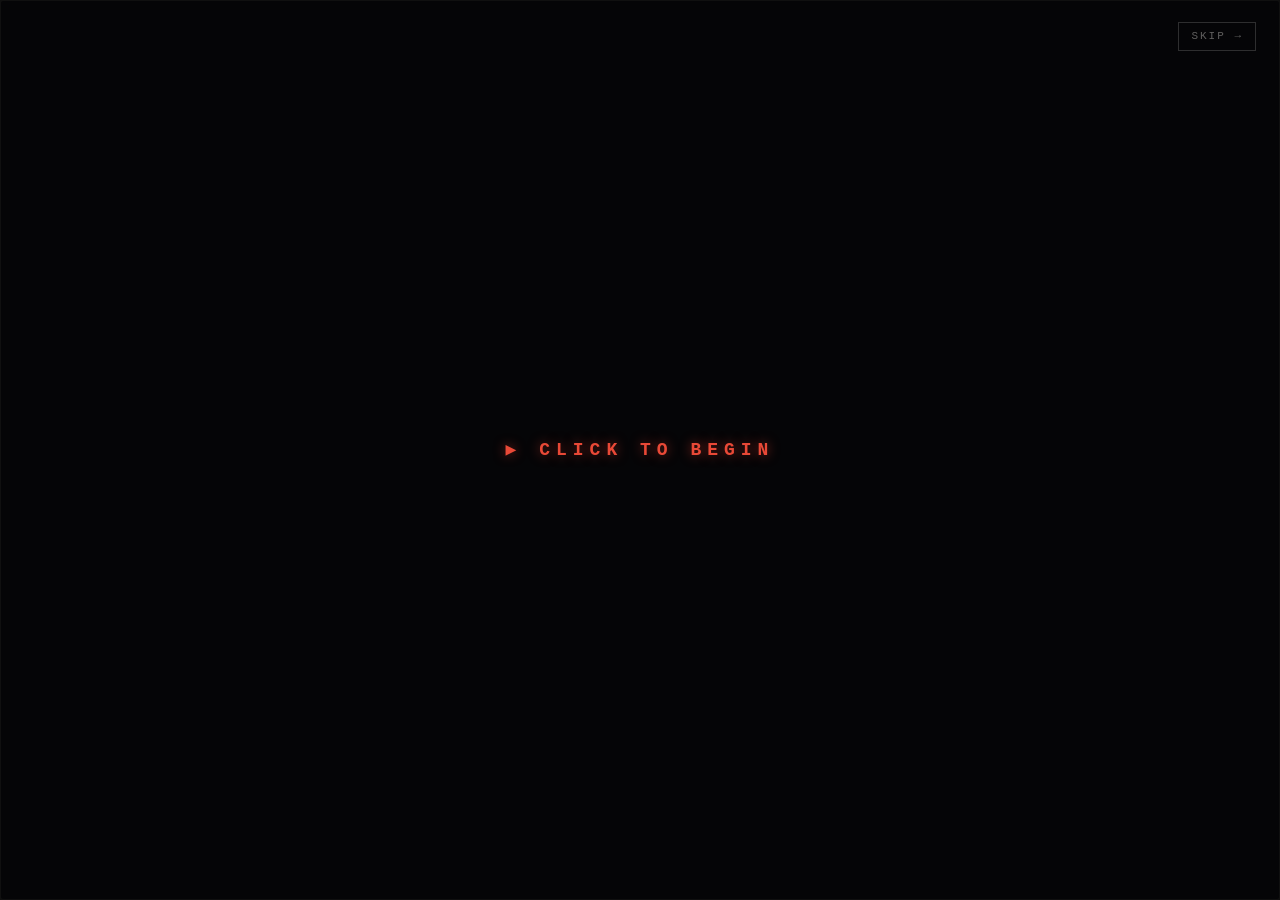
<file: web/index.html>
<!DOCTYPE html>
<html lang="en">
<head>
<meta charset="UTF-8">
<meta name="viewport" content="width=device-width, initial-scale=1.0">
<title>KENKOBO — Quantitative Engineering</title>
<style>
  *{margin:0;padding:0;box-sizing:border-box}
  html,body{background:#050507}
  body{display:flex;justify-content:center;align-items:center;height:100vh;overflow:hidden;transition:opacity 0.65s ease-out}
  body.leaving{opacity:0}
  canvas{display:block;cursor:pointer}

  /* Press-to-begin overlay (guarantees audio on every browser/origin) */
  #begin{
    position:fixed;inset:0;display:flex;flex-direction:column;align-items:center;justify-content:center;
    background:#050507;z-index:10;cursor:pointer;
    transition:opacity 0.55s ease-out;
  }
  #begin.fading{opacity:0;pointer-events:none}
  #begin .label{
    font:600 18px/1 'Courier New',monospace;
    letter-spacing:6px;color:rgba(255,80,60,0.9);text-transform:uppercase;
    text-shadow:0 0 12px rgba(255,70,50,0.55);
    animation:pulse 1.8s ease-in-out infinite;
  }
  @keyframes pulse{
    0%,100%{opacity:0.55}
    50%{opacity:1}
  }

  #hint{position:fixed;bottom:36px;left:50%;transform:translateX(-50%);color:rgba(255,80,60,0.55);font:14px/1 'Courier New',monospace;letter-spacing:4px;text-transform:uppercase;pointer-events:none;opacity:0;transition:opacity 0.8s;text-shadow:0 0 10px rgba(255,70,50,0.35)}
  #skip{position:fixed;top:22px;right:24px;color:rgba(232,230,225,0.4);font:11px/1 'Courier New',monospace;letter-spacing:2px;text-transform:uppercase;text-decoration:none;padding:8px 12px;border:1px solid rgba(232,230,225,0.18);transition:color 0.3s, border-color 0.3s;z-index:20}
  #skip:hover{color:rgba(255,80,60,0.9);border-color:rgba(255,80,60,0.5)}

  @media (prefers-reduced-motion: reduce){
    #begin .label{animation:none}
    #hint{opacity:1 !important}
  }
</style>
</head>
<body>
<canvas id="c"></canvas>
<a id="skip" href="main.html">skip →</a>
<div id="hint">click to enter</div>
<div id="begin" role="button" tabindex="0" aria-label="Click to start the intro">
  <div class="label">▶ Click to begin</div>
</div>
<script>
(() => {
const WORD = 'KENKOBO';
// Base unscaled metrics (preserved from simply-logo.html for geometry parity)
const SW_BASE = 52, SH_BASE = 84, LW_BASE = 4.2, INS_BASE = 5, VIS_GAP_BASE = 16;
// Sizing target: KENKOBO should span this fraction of the viewport width.
const TARGET_WORD_VW = 0.62;
const MIN_TARGET_W = 380;
const MAX_TARGET_W = 1200;
const BASE_TOTAL_W = WORD.length * SW_BASE + (WORD.length - 1) * VIS_GAP_BASE; // 7*52 + 6*16 = 460

const cvs = document.getElementById('c');
const ctx = cvs.getContext('2d');
let W, H, DPR, SCALE = 1;
let SW, SH, LW, INS, VIS_GAP;

function applyScale() {
  const target = Math.max(MIN_TARGET_W, Math.min(W * TARGET_WORD_VW, MAX_TARGET_W));
  SCALE = target / BASE_TOTAL_W;
  // Also clamp by viewport height so very wide-short windows don't blow it up
  const maxByHeight = (H * 0.6) / SH_BASE;
  if (SCALE > maxByHeight) SCALE = maxByHeight;
  if (SCALE < 0.9) SCALE = 0.9;
  SW = SW_BASE * SCALE;
  SH = SH_BASE * SCALE;
  LW = LW_BASE * SCALE;
  INS = INS_BASE * SCALE;
  VIS_GAP = VIS_GAP_BASE * SCALE;
}

function resize() {
  DPR = devicePixelRatio || 1;
  W = innerWidth; H = innerHeight;
  cvs.width = W*DPR; cvs.height = H*DPR;
  cvs.style.width = W+'px'; cvs.style.height = H+'px';
  ctx.setTransform(DPR,0,0,DPR,0,0);
  applyScale();
  if (running) build();
}

function segPts(s) {
  const w=SW, h=SH, m=h/2, n=INS;
  const o = SCALE;  // small offsets scale with the rest
  return {
    a:[[n,0],[w-n,0]], b:[[w,n],[w,m-n]], c:[[w,m+n],[w,h-n]],
    d:[[n,h],[w-n,h]], e:[[0,m+n],[0,h-n]], f:[[0,n],[0,m-n]],
    g1:[[n,m],[w/2-2*o,m]], g2:[[w/2+2*o,m],[w-n,m]],
    g:[[n,m],[w-n,m]],     // full-width middle bar (used by B — one continuous stroke)
    h:[[n+1*o,n+1*o],[w/2-2*o,m-2*o]], i:[[w/2,n],[w/2,m-n]],
    j:[[w-n-1*o,n+1*o],[w/2+2*o,m-2*o]], k:[[n+1*o,h-n-1*o],[w/2-2*o,m+2*o]],
    l:[[w/2,m+n],[w/2,h-n]], m:[[w-n-1*o,h-n-1*o],[w/2+2*o,m+2*o]],
    // Added for KENKOBO:
    // N diagonal split into two short bars with a mid-gap, mirroring f/e style
    n1a:[[0,n+1*o],[w/2-3*o,m-4*o]],
    n1b:[[w/2+3*o,m+4*o],[w,h-n-1*o]],
    k1:[[0,m],[w-n,0]],
    k2:[[0,m],[w-n,h]],
  }[s];
}

const ALL = 'a b c d e f g1 g2 g k1 k2 n1a n1b'.split(' ');

const CM = {
  K:['f','e','k1','k2'],
  E:['a','f','e','g1','g2','d'],
  N:['f','e','b','c','n1a','n1b'],
  O:['a','b','c','d','e','f'],
  B:['a','b','c','d','e','f','g'],
};

function getBounds(ch) {
  return ({
    K:[0, SW-INS], E:[0, SW-INS],
    N:[0, SW], O:[0, SW], B:[0, SW],
  })[ch] || [0, SW];
}

const KERN_PAIRS = { 'KE': -2, 'NK': -2 };

const T = { FI:0, FE:0.7, PS:0.7, PE:2.0, SS:2.0, SE:3.4, GLOW:3.8, HOLD:4.5 };

let letters=[], deadSegs=[], masterX, masterY;

function build() {
  letters=[]; deadSegs=[];
  masterX=(W-SW)/2; masterY=(H-SH)/2;

  const usedSet = new Set();
  const positions = [];
  let cursor = 0;

  for (let ci=0; ci<WORD.length; ci++) {
    const ch = WORD[ci];
    const b = getBounds(ch);
    const charSegs = CM[ch] || [];
    for (const s of charSegs) usedSet.add(s);

    if (ci === 0) {
      cursor = -b[0];
    } else {
      const prevCh = WORD[ci-1];
      const prevB = getBounds(prevCh);
      const pair = prevCh + ch;
      const kern = (KERN_PAIRS[pair] || 0) * SCALE;
      cursor = positions[ci-1] + prevB[1] + VIS_GAP + kern - b[0];
    }
    positions.push(cursor);
  }

  const lastB = getBounds(WORD[WORD.length-1]);
  const firstB = getBounds(WORD[0]);
  const totalVisW = positions[positions.length-1] + lastB[1] - (positions[0] + firstB[0]);
  const firstVisLeft = positions[0] + firstB[0];
  const offsetX = (W - totalVisW) / 2 - firstVisLeft;
  const oy = (H-SH)/2;

  for (let ci=0; ci<WORD.length; ci++) {
    const charSegs = CM[WORD[ci]] || [];
    const dstX = positions[ci] + offsetX;
    const distFromCenter = Math.abs(ci - (WORD.length-1)/2);
    letters.push({ segs:charSegs, srcX:masterX, dstX, y:oy, delay:distFromCenter*0.06 });
  }
  for (const s of ALL) { if(!usedSet.has(s)) deadSegs.push(s); }
}

const easeOut = t => 1-(1-t)**3;
const easeIn  = t => t*t*t;
const easeIO  = t => t<.5 ? 4*t*t*t : 1-(-2*t+2)**3/2;
const clamp   = (v,lo,hi) => Math.max(lo,Math.min(hi,v));

function drawSeg(x1,y1,x2,y2,alpha,glow) {
  if(alpha<0.01) return;
  ctx.save();
  ctx.globalAlpha=Math.min(1,alpha);
  ctx.lineCap='butt';
  ctx.lineWidth=LW+2*SCALE;
  ctx.strokeStyle=`rgba(255,50,40,${alpha*0.3*glow})`;
  ctx.shadowColor=`rgba(255,70,50,${glow*0.9})`;
  ctx.shadowBlur=(14+glow*12)*SCALE;
  ctx.beginPath();ctx.moveTo(x1,y1);ctx.lineTo(x2,y2);ctx.stroke();
  ctx.shadowBlur=6*SCALE;
  ctx.lineWidth=LW;
  ctx.strokeStyle=`rgba(255,45,35,${alpha})`;
  ctx.beginPath();ctx.moveTo(x1,y1);ctx.lineTo(x2,y2);ctx.stroke();
  ctx.shadowBlur=0;
  ctx.lineWidth=LW*0.35;
  ctx.strokeStyle=`rgba(255,190,180,${alpha*0.55})`;
  ctx.beginPath();ctx.moveTo(x1,y1);ctx.lineTo(x2,y2);ctx.stroke();
  ctx.restore();
}

function drawCell(segList,cx,cy,alpha,glow) {
  for(const s of segList){const p=segPts(s);drawSeg(p[0][0]+cx,p[0][1]+cy,p[1][0]+cx,p[1][1]+cy,alpha,glow);}
}

// ─── AUDIO: cyberpunk buzz + crystalline chime ───
function playAudio() {
  try {
    const ac=new(AudioContext||webkitAudioContext)();
    // Safari on localhost may have it suspended even after gesture — resume explicitly
    if (ac.state === 'suspended') ac.resume();
    const now=ac.currentTime;

    // Reverb
    const convLen=ac.sampleRate*2.5;
    const convBuf=ac.createBuffer(2,convLen,ac.sampleRate);
    for(let ch=0;ch<2;ch++){const d=convBuf.getChannelData(ch);for(let i=0;i<convLen;i++)d[i]=(Math.random()*2-1)*Math.pow(1-i/convLen,2.5)*0.25;}
    const conv=ac.createConvolver();conv.buffer=convBuf;
    const rg=ac.createGain();rg.gain.value=0.2;conv.connect(rg).connect(ac.destination);
    const dry=ac.createGain();dry.gain.value=0.7;dry.connect(ac.destination);dry.connect(conv);

    // ═══ BUZZ LAYER ═══
    const bz1=ac.createOscillator();bz1.type='sawtooth';
    bz1.frequency.setValueAtTime(55,now);bz1.frequency.exponentialRampToValueAtTime(110,now+2.5);
    const bz1f=ac.createBiquadFilter();bz1f.type='lowpass';bz1f.Q.value=4;
    bz1f.frequency.setValueAtTime(180,now);bz1f.frequency.exponentialRampToValueAtTime(1200,now+1.8);
    bz1f.frequency.exponentialRampToValueAtTime(300,now+3.5);
    const bz1g=ac.createGain();
    bz1g.gain.setValueAtTime(0,now);bz1g.gain.linearRampToValueAtTime(0.09,now+0.6);
    bz1g.gain.linearRampToValueAtTime(0.07,now+2);bz1g.gain.linearRampToValueAtTime(0,now+4.5);
    bz1.connect(bz1f).connect(bz1g).connect(dry);bz1.start(now);bz1.stop(now+4.6);

    const bz2=ac.createOscillator();bz2.type='sawtooth';
    bz2.frequency.setValueAtTime(55.3,now);bz2.frequency.exponentialRampToValueAtTime(110.5,now+2.5);
    const bz2g=ac.createGain();
    bz2g.gain.setValueAtTime(0,now);bz2g.gain.linearRampToValueAtTime(0.05,now+0.6);
    bz2g.gain.linearRampToValueAtTime(0.04,now+2);bz2g.gain.linearRampToValueAtTime(0,now+4.5);
    bz2.connect(bz1f);
    bz2.start(now);bz2.stop(now+4.6);

    const drone=ac.createOscillator();drone.type='square';
    drone.frequency.setValueAtTime(27.5,now);
    const droneF=ac.createBiquadFilter();droneF.type='lowpass';droneF.frequency.value=120;droneF.Q.value=1;
    const droneG=ac.createGain();
    droneG.gain.setValueAtTime(0,now);droneG.gain.linearRampToValueAtTime(0.06,now+0.8);
    droneG.gain.linearRampToValueAtTime(0.04,now+2.5);droneG.gain.linearRampToValueAtTime(0,now+4.5);
    drone.connect(droneF).connect(droneG).connect(ac.destination);drone.start(now);drone.stop(now+4.6);

    // ═══ HIGH SHIMMER ═══
    const shimF=[3520,4186,5274];
    for(let i=0;i<shimF.length;i++){
      const o=ac.createOscillator();o.type='sine';o.frequency.value=shimF[i];o.detune.value=(Math.random()-0.5)*15;
      const g=ac.createGain();g.gain.setValueAtTime(0,now);g.gain.linearRampToValueAtTime(0,now+0.5);
      g.gain.linearRampToValueAtTime(0.010,now+1.5);g.gain.linearRampToValueAtTime(0.006,now+2);
      g.gain.exponentialRampToValueAtTime(0.0001,now+4.5);
      o.connect(g).connect(dry);o.start(now);o.stop(now+4.6);
    }

    // ═══ SPLIT MOMENT: chime + buzz swell ═══
    const ct=now+2.0;
    const chF=[1760,2093,2637,3520,4186],chA=[0.07,0.05,0.04,0.035,0.025],chD=[2.5,2,1.5,1.2,0.8];
    for(let i=0;i<chF.length;i++){
      const o=ac.createOscillator();o.type='sine';o.frequency.value=chF[i];o.detune.value=(Math.random()-0.5)*6;
      const g=ac.createGain();g.gain.setValueAtTime(0,ct);g.gain.linearRampToValueAtTime(chA[i],ct+0.005);
      g.gain.exponentialRampToValueAtTime(0.0001,ct+chD[i]);
      o.connect(g).connect(dry);o.start(ct);o.stop(ct+chD[i]+0.1);
    }

    const nLen=ac.sampleRate*0.06,nBuf=ac.createBuffer(1,nLen,ac.sampleRate),nd=nBuf.getChannelData(0);
    for(let i=0;i<nLen;i++)nd[i]=Math.random()*2-1;
    const ns=ac.createBufferSource();ns.buffer=nBuf;
    const nf=ac.createBiquadFilter();nf.type='bandpass';nf.frequency.value=6000;nf.Q.value=5;
    const ng=ac.createGain();ng.gain.setValueAtTime(0.1,ct);ng.gain.exponentialRampToValueAtTime(0.001,ct+0.08);
    ns.connect(nf).connect(ng).connect(dry);ns.start(ct);ns.stop(ct+0.1);

    const bsw=ac.createOscillator();bsw.type='sawtooth';
    bsw.frequency.setValueAtTime(110,ct);bsw.frequency.exponentialRampToValueAtTime(55,ct+0.6);
    const bswF=ac.createBiquadFilter();bswF.type='lowpass';bswF.frequency.value=600;bswF.Q.value=3;
    const bswG=ac.createGain();
    bswG.gain.setValueAtTime(0.12,ct);bswG.gain.exponentialRampToValueAtTime(0.001,ct+0.7);
    bsw.connect(bswF).connect(bswG).connect(ac.destination);bsw.start(ct);bsw.stop(ct+0.8);

    const sub=ac.createOscillator();sub.type='sine';
    sub.frequency.setValueAtTime(80,ct);sub.frequency.exponentialRampToValueAtTime(30,ct+0.4);
    const subg=ac.createGain();
    subg.gain.setValueAtTime(0.2,ct);subg.gain.exponentialRampToValueAtTime(0.001,ct+0.5);
    sub.connect(subg).connect(ac.destination);sub.start(ct);sub.stop(ct+0.6);
  }catch(e){}
}

let t0=null, running=false;

function frame(ts) {
  if(!running) return;
  if(!t0) t0=ts;
  const t=(ts-t0)/1000;
  ctx.clearRect(0,0,W,H);

  const vg=ctx.createRadialGradient(W/2,H/2,H*0.15,W/2,H/2,H*0.85);
  vg.addColorStop(0,'rgba(8,5,10,0)');vg.addColorStop(1,'rgba(3,2,5,0.75)');
  ctx.fillStyle=vg;ctx.fillRect(0,0,W,H);
  ctx.fillStyle='rgba(0,0,0,0.04)';
  for(let y=0;y<H;y+=3) ctx.fillRect(0,y,W,1);

  if(t<T.SS+0.3){
    const fadeA=easeOut(clamp((t-T.FI)/(T.FE-T.FI),0,1));
    const pt=clamp((t-T.PS)/(T.PE-T.PS),0,1);
    const pulse=1+0.35*Math.sin(pt*Math.PI*3.5)*(1-pt*0.7);
    const sf=t>=T.SS?1-easeIn(clamp((t-T.SS)/0.3,0,1)):1;
    drawCell(ALL,masterX,masterY,fadeA*sf,pulse*0.6);
  }

  if(t>=T.SS){
    const sd=T.SE-T.SS;
    for(const lt of letters){
      const p=easeIO(clamp((t-T.SS-lt.delay)/sd,0,1));
      const cx=lt.srcX+(lt.dstX-lt.srcX)*p;
      drawCell(lt.segs,cx,lt.y,0.3+0.7*p,0.2+0.6*p);
    }
    const df=1-easeIn(clamp((t-T.SS)/0.5,0,1));
    if(df>0.01) drawCell(deadSegs,masterX,masterY,df*0.6,0.15*df);
  }

  if(t>T.SE){
    const lp=clamp((t-T.SE)/(T.GLOW-T.SE),0,1);
    const gb=0.5+0.5*Math.sin(lp*Math.PI);
    const breathe=t>T.GLOW?0.4+0.12*Math.sin(t*1.8):gb;
    for(const lt of letters) drawCell(lt.segs,lt.dstX,lt.y,1,breathe);
  }

  document.getElementById('hint').style.opacity=t>T.HOLD?'1':'0';
  requestAnimationFrame(frame);
}

function start(){
  running=false;t0=null;
  build();running=true;
  playAudio();
  requestAnimationFrame(frame);
}

resize();
addEventListener('resize', resize);

// ─── Flow: press-to-begin → animation+audio → click-to-enter ───
const beginEl = document.getElementById('begin');
let started = false;
let entered = false;

function beginAnimation() {
  if (started) return;
  started = true;
  beginEl.classList.add('fading');
  setTimeout(() => { beginEl.style.display = 'none'; }, 600);
  start();
  // Auto-enter after the animation completes + a brief hold so the user
  // sees KENKOBO breathing for a moment before the page transition.
  const AUTO_ENTER_AFTER = (T.HOLD + 1.8) * 1000;
  setTimeout(enterSite, AUTO_ENTER_AFTER);
}

function enterSite() {
  if (entered) return;
  entered = true;
  document.body.classList.add('leaving');
  setTimeout(() => { location.href = 'main.html'; }, 680);
}

beginEl.addEventListener('click', beginAnimation);
beginEl.addEventListener('keydown', (e) => {
  if (e.key === 'Enter' || e.key === ' ') { e.preventDefault(); beginAnimation(); }
});

cvs.addEventListener('click', () => {
  if (!started) return;        // canvas clicks only matter after begin
  enterSite();
});

document.getElementById('skip').addEventListener('click', (e) => {
  e.preventDefault();
  enterSite();
});

// Focus the begin button so keyboard works
beginEl.focus();
})();
</script>
</body>
</html>
</file>
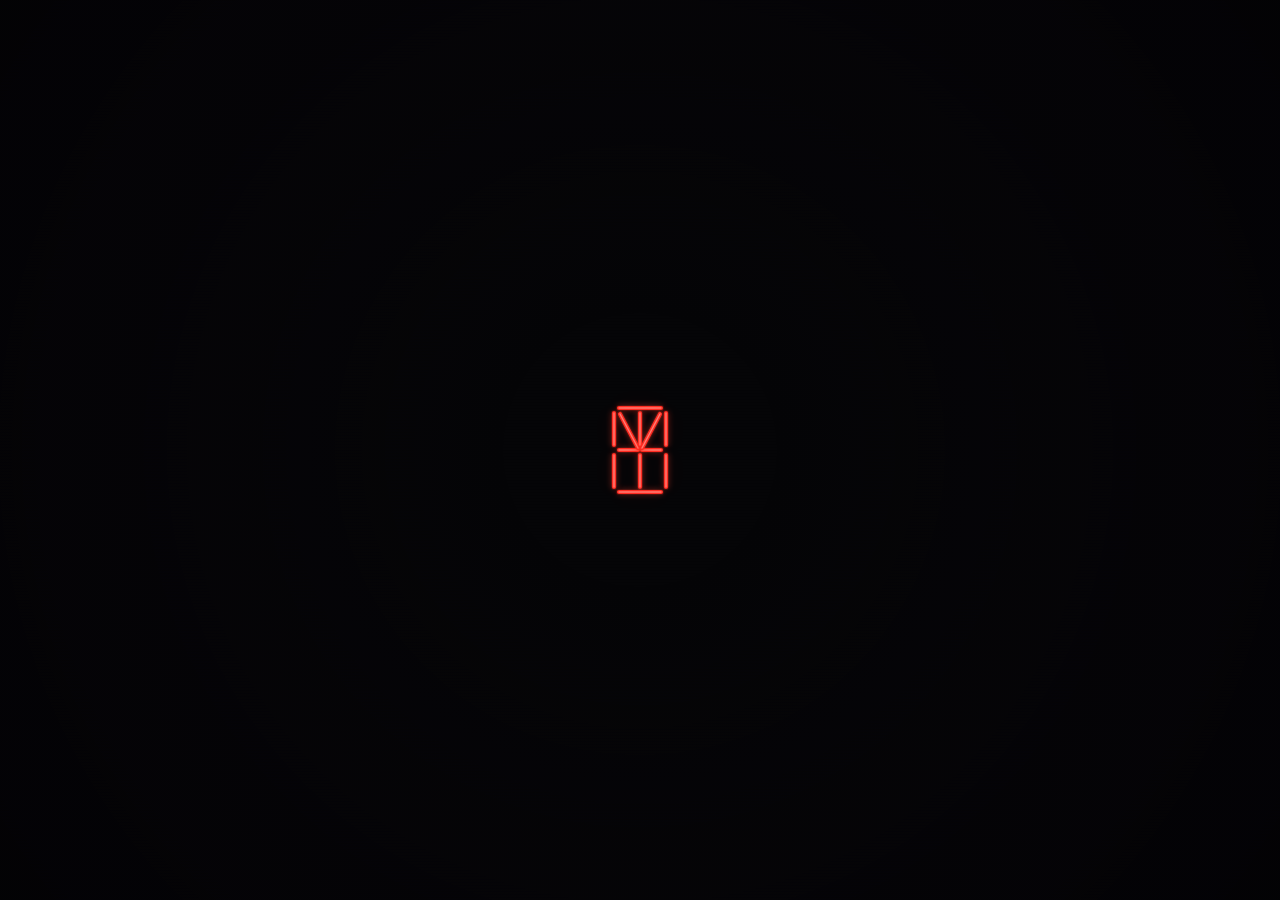
<file: simply-logo.html>
<!DOCTYPE html>
<html lang="en">
<head>
<meta charset="UTF-8">
<meta name="viewport" content="width=device-width, initial-scale=1.0">
<title>SIMPLY — Logo Animation</title>
<style>
  *{margin:0;padding:0;box-sizing:border-box}
  body{background:#050507;display:flex;justify-content:center;align-items:center;height:100vh;overflow:hidden}
  canvas{display:block;cursor:pointer}
  #hint{position:fixed;bottom:24px;left:50%;transform:translateX(-50%);color:rgba(255,60,60,0.3);font:12px/1 'Courier New',monospace;letter-spacing:3px;text-transform:uppercase;pointer-events:none;opacity:0;transition:opacity 0.8s}
</style>
</head>
<body>
<canvas id="c"></canvas>
<div id="hint">click to replay</div>
<script>
(() => {
const WORD = 'SIMPLY';
const SW = 52, SH = 84, LW = 4.2, INS = 5;
const VIS_GAP = 16;

const cvs = document.getElementById('c');
const ctx = cvs.getContext('2d');
let W, H, DPR;
function resize() {
  DPR = devicePixelRatio || 1;
  W = innerWidth; H = innerHeight;
  cvs.width = W*DPR; cvs.height = H*DPR;
  cvs.style.width = W+'px'; cvs.style.height = H+'px';
  ctx.setTransform(DPR,0,0,DPR,0,0);
}
resize(); addEventListener('resize', resize);

function segPts(s) {
  const w=SW, h=SH, m=h/2, n=INS;
  return {
    a:[[n,0],[w-n,0]], b:[[w,n],[w,m-n]], c:[[w,m+n],[w,h-n]],
    d:[[n,h],[w-n,h]], e:[[0,m+n],[0,h-n]], f:[[0,n],[0,m-n]],
    g1:[[n,m],[w/2-2,m]], g2:[[w/2+2,m],[w-n,m]],
    h:[[n+1,n+1],[w/2-2,m-2]], i:[[w/2,n],[w/2,m-n]],
    j:[[w-n-1,n+1],[w/2+2,m-2]], k:[[n+1,h-n-1],[w/2-2,m+2]],
    l:[[w/2,m+n],[w/2,h-n]], m:[[w-n-1,h-n-1],[w/2+2,m+2]],
  }[s];
}

const ALL = 'a b c d e f g1 g2 h i j l'.split(' ');

const CM = {
  S:['a','f','g1','g2','c','d'],
  I:['a','i','l','d'],
  M:['e','f','h','j','b','c'],
  P:['a','b','f','e','g1','g2'],
  L:['f','e','d'],
  Y:['h','j','l'],
};

const BOUNDS = {
  S: [0, SW],
  I: [INS, SW-INS],
  M: [0, SW],
  P: [0, SW],
  L: [0, SW-INS],
  Y: [INS+1, SW-INS-1],
};

const KERN_PAIRS = { 'LY': -8, 'PL': -2 };

const T = { FI:0, FE:0.7, PS:0.7, PE:2.0, SS:2.0, SE:3.4, GLOW:3.8, HOLD:4.5 };

let letters=[], deadSegs=[], masterX, masterY;

function build() {
  letters=[]; deadSegs=[];
  masterX=(W-SW)/2; masterY=(H-SH)/2;

  const usedSet = new Set();
  const positions = [];
  let cursor = 0;

  for (let ci=0; ci<WORD.length; ci++) {
    const ch = WORD[ci];
    const b = BOUNDS[ch] || [0, SW];
    const charSegs = CM[ch] || [];
    for (const s of charSegs) usedSet.add(s);

    if (ci === 0) {
      cursor = -b[0];
    } else {
      const prevCh = WORD[ci-1];
      const prevB = BOUNDS[prevCh] || [0, SW];
      const pair = prevCh + ch;
      const kern = KERN_PAIRS[pair] || 0;
      cursor = positions[ci-1] + prevB[1] + VIS_GAP + kern - b[0];
    }
    positions.push(cursor);
  }

  const lastB = BOUNDS[WORD[WORD.length-1]] || [0, SW];
  const firstB = BOUNDS[WORD[0]] || [0, SW];
  const totalVisW = positions[positions.length-1] + lastB[1] - (positions[0] + firstB[0]);
  const firstVisLeft = positions[0] + firstB[0];
  const offsetX = (W - totalVisW) / 2 - firstVisLeft;
  const oy = (H-SH)/2;

  for (let ci=0; ci<WORD.length; ci++) {
    const charSegs = CM[WORD[ci]] || [];
    const dstX = positions[ci] + offsetX;
    const distFromCenter = Math.abs(ci - (WORD.length-1)/2);
    letters.push({ segs:charSegs, srcX:masterX, dstX, y:oy, delay:distFromCenter*0.06 });
  }
  for (const s of ALL) { if(!usedSet.has(s)) deadSegs.push(s); }
}

const easeOut = t => 1-(1-t)**3;
const easeIn  = t => t*t*t;
const easeIO  = t => t<.5 ? 4*t*t*t : 1-(-2*t+2)**3/2;
const clamp   = (v,lo,hi) => Math.max(lo,Math.min(hi,v));

function drawSeg(x1,y1,x2,y2,alpha,glow) {
  if(alpha<0.01) return;
  ctx.save();
  ctx.globalAlpha=Math.min(1,alpha);
  ctx.lineCap='round';
  ctx.lineWidth=LW+2;
  ctx.strokeStyle=`rgba(255,50,40,${alpha*0.3*glow})`;
  ctx.shadowColor=`rgba(255,70,50,${glow*0.9})`;
  ctx.shadowBlur=14+glow*12;
  ctx.beginPath();ctx.moveTo(x1,y1);ctx.lineTo(x2,y2);ctx.stroke();
  ctx.shadowBlur=6;
  ctx.lineWidth=LW;
  ctx.strokeStyle=`rgba(255,45,35,${alpha})`;
  ctx.beginPath();ctx.moveTo(x1,y1);ctx.lineTo(x2,y2);ctx.stroke();
  ctx.shadowBlur=0;
  ctx.lineWidth=LW*0.35;
  ctx.strokeStyle=`rgba(255,190,180,${alpha*0.55})`;
  ctx.beginPath();ctx.moveTo(x1,y1);ctx.lineTo(x2,y2);ctx.stroke();
  ctx.restore();
}

function drawCell(segList,cx,cy,alpha,glow) {
  for(const s of segList){const p=segPts(s);drawSeg(p[0][0]+cx,p[0][1]+cy,p[1][0]+cx,p[1][1]+cy,alpha,glow);}
}

// ─── AUDIO: cyberpunk buzz + crystalline chime (no initial bell) ───
function playAudio() {
  try {
    const ac=new(AudioContext||webkitAudioContext)(),now=ac.currentTime;

    // Reverb
    const convLen=ac.sampleRate*2.5;
    const convBuf=ac.createBuffer(2,convLen,ac.sampleRate);
    for(let ch=0;ch<2;ch++){const d=convBuf.getChannelData(ch);for(let i=0;i<convLen;i++)d[i]=(Math.random()*2-1)*Math.pow(1-i/convLen,2.5)*0.25;}
    const conv=ac.createConvolver();conv.buffer=convBuf;
    const rg=ac.createGain();rg.gain.value=0.2;conv.connect(rg).connect(ac.destination);
    const dry=ac.createGain();dry.gain.value=0.7;dry.connect(ac.destination);dry.connect(conv);

    // ═══ BUZZ LAYER ═══
    const bz1=ac.createOscillator();bz1.type='sawtooth';
    bz1.frequency.setValueAtTime(55,now);bz1.frequency.exponentialRampToValueAtTime(110,now+2.5);
    const bz1f=ac.createBiquadFilter();bz1f.type='lowpass';bz1f.Q.value=4;
    bz1f.frequency.setValueAtTime(180,now);bz1f.frequency.exponentialRampToValueAtTime(1200,now+1.8);
    bz1f.frequency.exponentialRampToValueAtTime(300,now+3.5);
    const bz1g=ac.createGain();
    bz1g.gain.setValueAtTime(0,now);bz1g.gain.linearRampToValueAtTime(0.09,now+0.6);
    bz1g.gain.linearRampToValueAtTime(0.07,now+2);bz1g.gain.linearRampToValueAtTime(0,now+4.5);
    bz1.connect(bz1f).connect(bz1g).connect(dry);bz1.start(now);bz1.stop(now+4.6);

    const bz2=ac.createOscillator();bz2.type='sawtooth';
    bz2.frequency.setValueAtTime(55.3,now);bz2.frequency.exponentialRampToValueAtTime(110.5,now+2.5);
    const bz2g=ac.createGain();
    bz2g.gain.setValueAtTime(0,now);bz2g.gain.linearRampToValueAtTime(0.05,now+0.6);
    bz2g.gain.linearRampToValueAtTime(0.04,now+2);bz2g.gain.linearRampToValueAtTime(0,now+4.5);
    bz2.connect(bz1f);
    bz2.start(now);bz2.stop(now+4.6);

    const drone=ac.createOscillator();drone.type='square';
    drone.frequency.setValueAtTime(27.5,now);
    const droneF=ac.createBiquadFilter();droneF.type='lowpass';droneF.frequency.value=120;droneF.Q.value=1;
    const droneG=ac.createGain();
    droneG.gain.setValueAtTime(0,now);droneG.gain.linearRampToValueAtTime(0.06,now+0.8);
    droneG.gain.linearRampToValueAtTime(0.04,now+2.5);droneG.gain.linearRampToValueAtTime(0,now+4.5);
    drone.connect(droneF).connect(droneG).connect(ac.destination);drone.start(now);drone.stop(now+4.6);

    // ═══ HIGH SHIMMER (gradual, no bell attack) ═══
    const shimF=[3520,4186,5274];
    for(let i=0;i<shimF.length;i++){
      const o=ac.createOscillator();o.type='sine';o.frequency.value=shimF[i];o.detune.value=(Math.random()-0.5)*15;
      const g=ac.createGain();g.gain.setValueAtTime(0,now);g.gain.linearRampToValueAtTime(0,now+0.5);
      g.gain.linearRampToValueAtTime(0.010,now+1.5);g.gain.linearRampToValueAtTime(0.006,now+2);
      g.gain.exponentialRampToValueAtTime(0.0001,now+4.5);
      o.connect(g).connect(dry);o.start(now);o.stop(now+4.6);
    }

    // ═══ SPLIT MOMENT: chime + buzz swell ═══
    const ct=now+2.0;

    // Chime hit at split
    const chF=[1760,2093,2637,3520,4186],chA=[0.07,0.05,0.04,0.035,0.025],chD=[2.5,2,1.5,1.2,0.8];
    for(let i=0;i<chF.length;i++){
      const o=ac.createOscillator();o.type='sine';o.frequency.value=chF[i];o.detune.value=(Math.random()-0.5)*6;
      const g=ac.createGain();g.gain.setValueAtTime(0,ct);g.gain.linearRampToValueAtTime(chA[i],ct+0.005);
      g.gain.exponentialRampToValueAtTime(0.0001,ct+chD[i]);
      o.connect(g).connect(dry);o.start(ct);o.stop(ct+chD[i]+0.1);
    }

    // Metallic zing
    const nLen=ac.sampleRate*0.06,nBuf=ac.createBuffer(1,nLen,ac.sampleRate),nd=nBuf.getChannelData(0);
    for(let i=0;i<nLen;i++)nd[i]=Math.random()*2-1;
    const ns=ac.createBufferSource();ns.buffer=nBuf;
    const nf=ac.createBiquadFilter();nf.type='bandpass';nf.frequency.value=6000;nf.Q.value=5;
    const ng=ac.createGain();ng.gain.setValueAtTime(0.1,ct);ng.gain.exponentialRampToValueAtTime(0.001,ct+0.08);
    ns.connect(nf).connect(ng).connect(dry);ns.start(ct);ns.stop(ct+0.1);

    // Buzz swell at split
    const bsw=ac.createOscillator();bsw.type='sawtooth';
    bsw.frequency.setValueAtTime(110,ct);bsw.frequency.exponentialRampToValueAtTime(55,ct+0.6);
    const bswF=ac.createBiquadFilter();bswF.type='lowpass';bswF.frequency.value=600;bswF.Q.value=3;
    const bswG=ac.createGain();
    bswG.gain.setValueAtTime(0.12,ct);bswG.gain.exponentialRampToValueAtTime(0.001,ct+0.7);
    bsw.connect(bswF).connect(bswG).connect(ac.destination);bsw.start(ct);bsw.stop(ct+0.8);

    // Sub thump
    const sub=ac.createOscillator();sub.type='sine';
    sub.frequency.setValueAtTime(80,ct);sub.frequency.exponentialRampToValueAtTime(30,ct+0.4);
    const subg=ac.createGain();
    subg.gain.setValueAtTime(0.2,ct);subg.gain.exponentialRampToValueAtTime(0.001,ct+0.5);
    sub.connect(subg).connect(ac.destination);sub.start(ct);sub.stop(ct+0.6);
  }catch(e){}
}

let t0=null, running=false;

function frame(ts) {
  if(!running) return;
  if(!t0) t0=ts;
  const t=(ts-t0)/1000;
  ctx.clearRect(0,0,W,H);

  const vg=ctx.createRadialGradient(W/2,H/2,H*0.15,W/2,H/2,H*0.85);
  vg.addColorStop(0,'rgba(8,5,10,0)');vg.addColorStop(1,'rgba(3,2,5,0.75)');
  ctx.fillStyle=vg;ctx.fillRect(0,0,W,H);
  ctx.fillStyle='rgba(0,0,0,0.04)';
  for(let y=0;y<H;y+=3) ctx.fillRect(0,y,W,1);

  if(t<T.SS+0.3){
    const fadeA=easeOut(clamp((t-T.FI)/(T.FE-T.FI),0,1));
    const pt=clamp((t-T.PS)/(T.PE-T.PS),0,1);
    const pulse=1+0.35*Math.sin(pt*Math.PI*3.5)*(1-pt*0.7);
    const sf=t>=T.SS?1-easeIn(clamp((t-T.SS)/0.3,0,1)):1;
    drawCell(ALL,masterX,masterY,fadeA*sf,pulse*0.6);
  }

  if(t>=T.SS){
    const sd=T.SE-T.SS;
    for(const lt of letters){
      const p=easeIO(clamp((t-T.SS-lt.delay)/sd,0,1));
      const cx=lt.srcX+(lt.dstX-lt.srcX)*p;
      drawCell(lt.segs,cx,lt.y,0.3+0.7*p,0.2+0.6*p);
    }
    const df=1-easeIn(clamp((t-T.SS)/0.5,0,1));
    if(df>0.01) drawCell(deadSegs,masterX,masterY,df*0.6,0.15*df);
  }

  if(t>T.SE){
    const lp=clamp((t-T.SE)/(T.GLOW-T.SE),0,1);
    const gb=0.5+0.5*Math.sin(lp*Math.PI);
    const breathe=t>T.GLOW?0.4+0.12*Math.sin(t*1.8):gb;
    for(const lt of letters) drawCell(lt.segs,lt.dstX,lt.y,1,breathe);
  }

  document.getElementById('hint').style.opacity=t>T.HOLD?'1':'0';
  requestAnimationFrame(frame);
}

function start(){
  running=false;t0=null;
  build();running=true;playAudio();
  requestAnimationFrame(frame);
}

cvs.addEventListener('click',start);
start();
})();
</script>
</body>
</html>
</file>
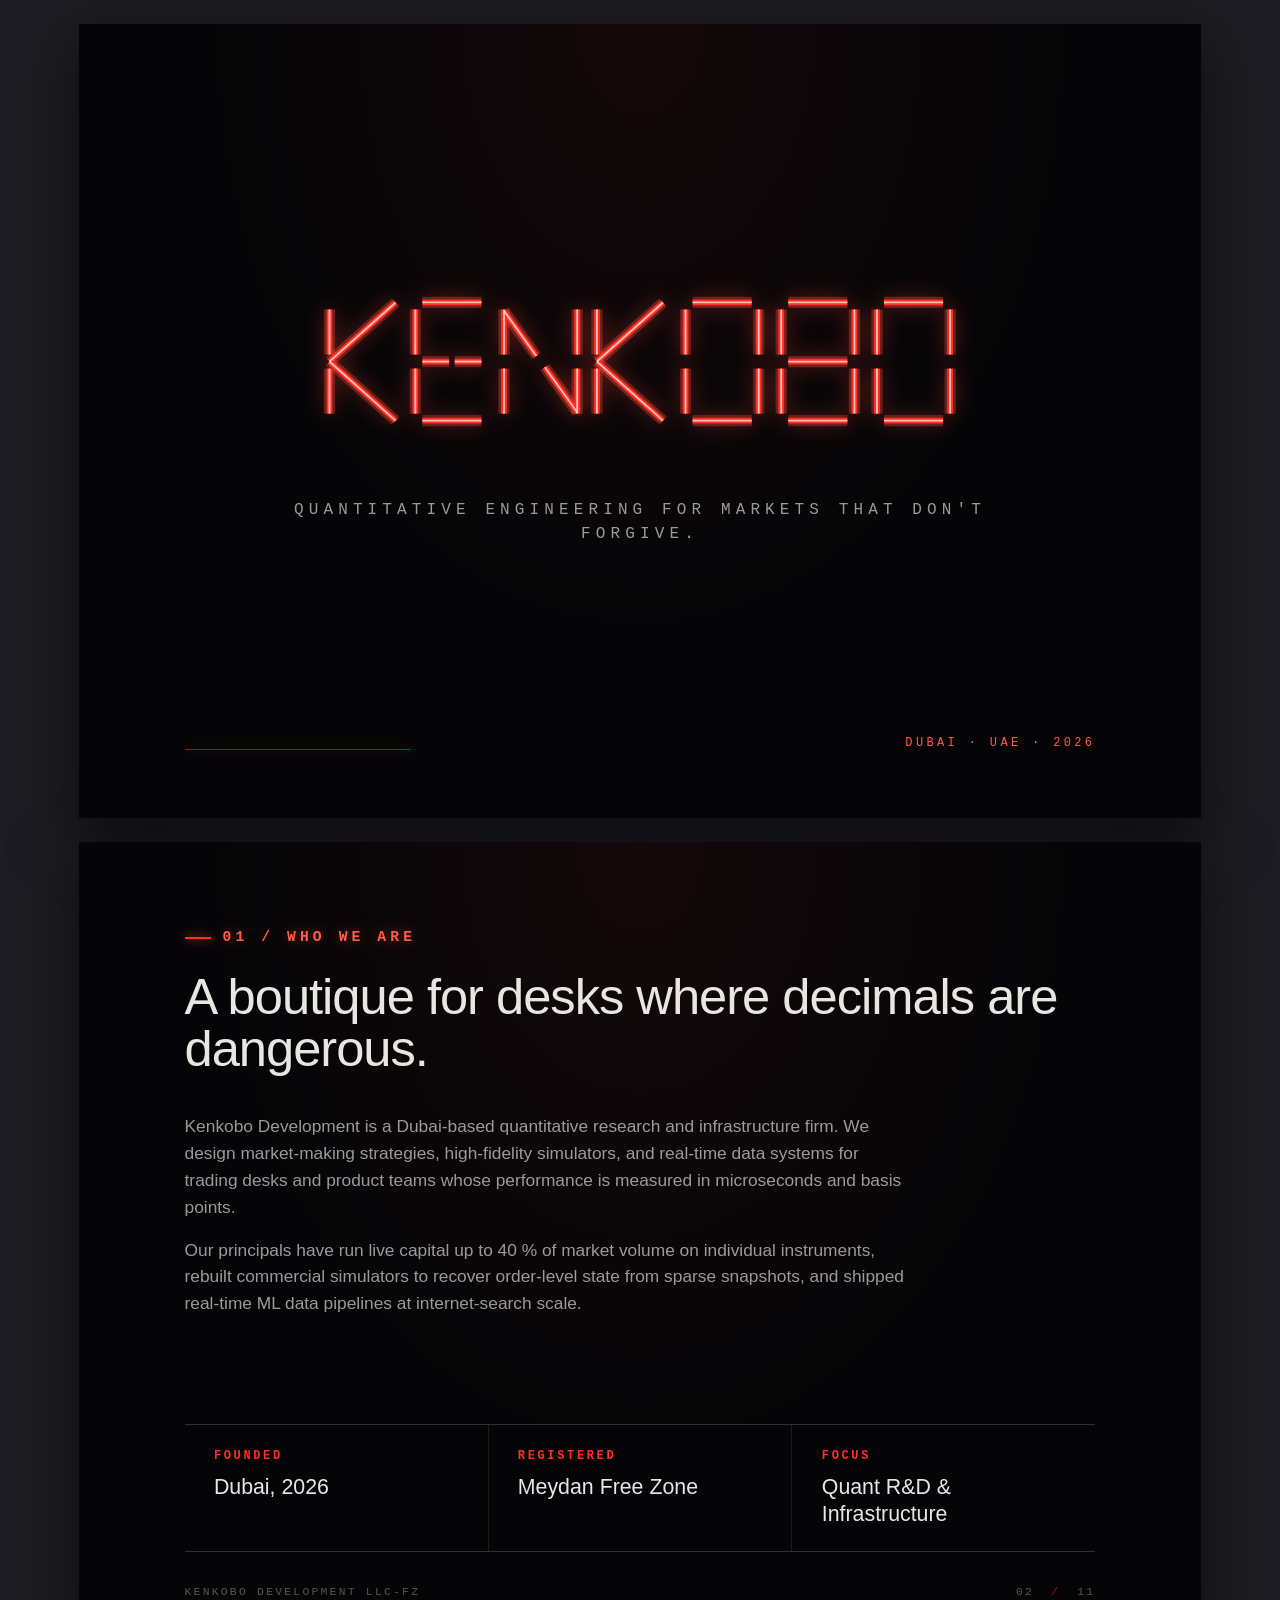
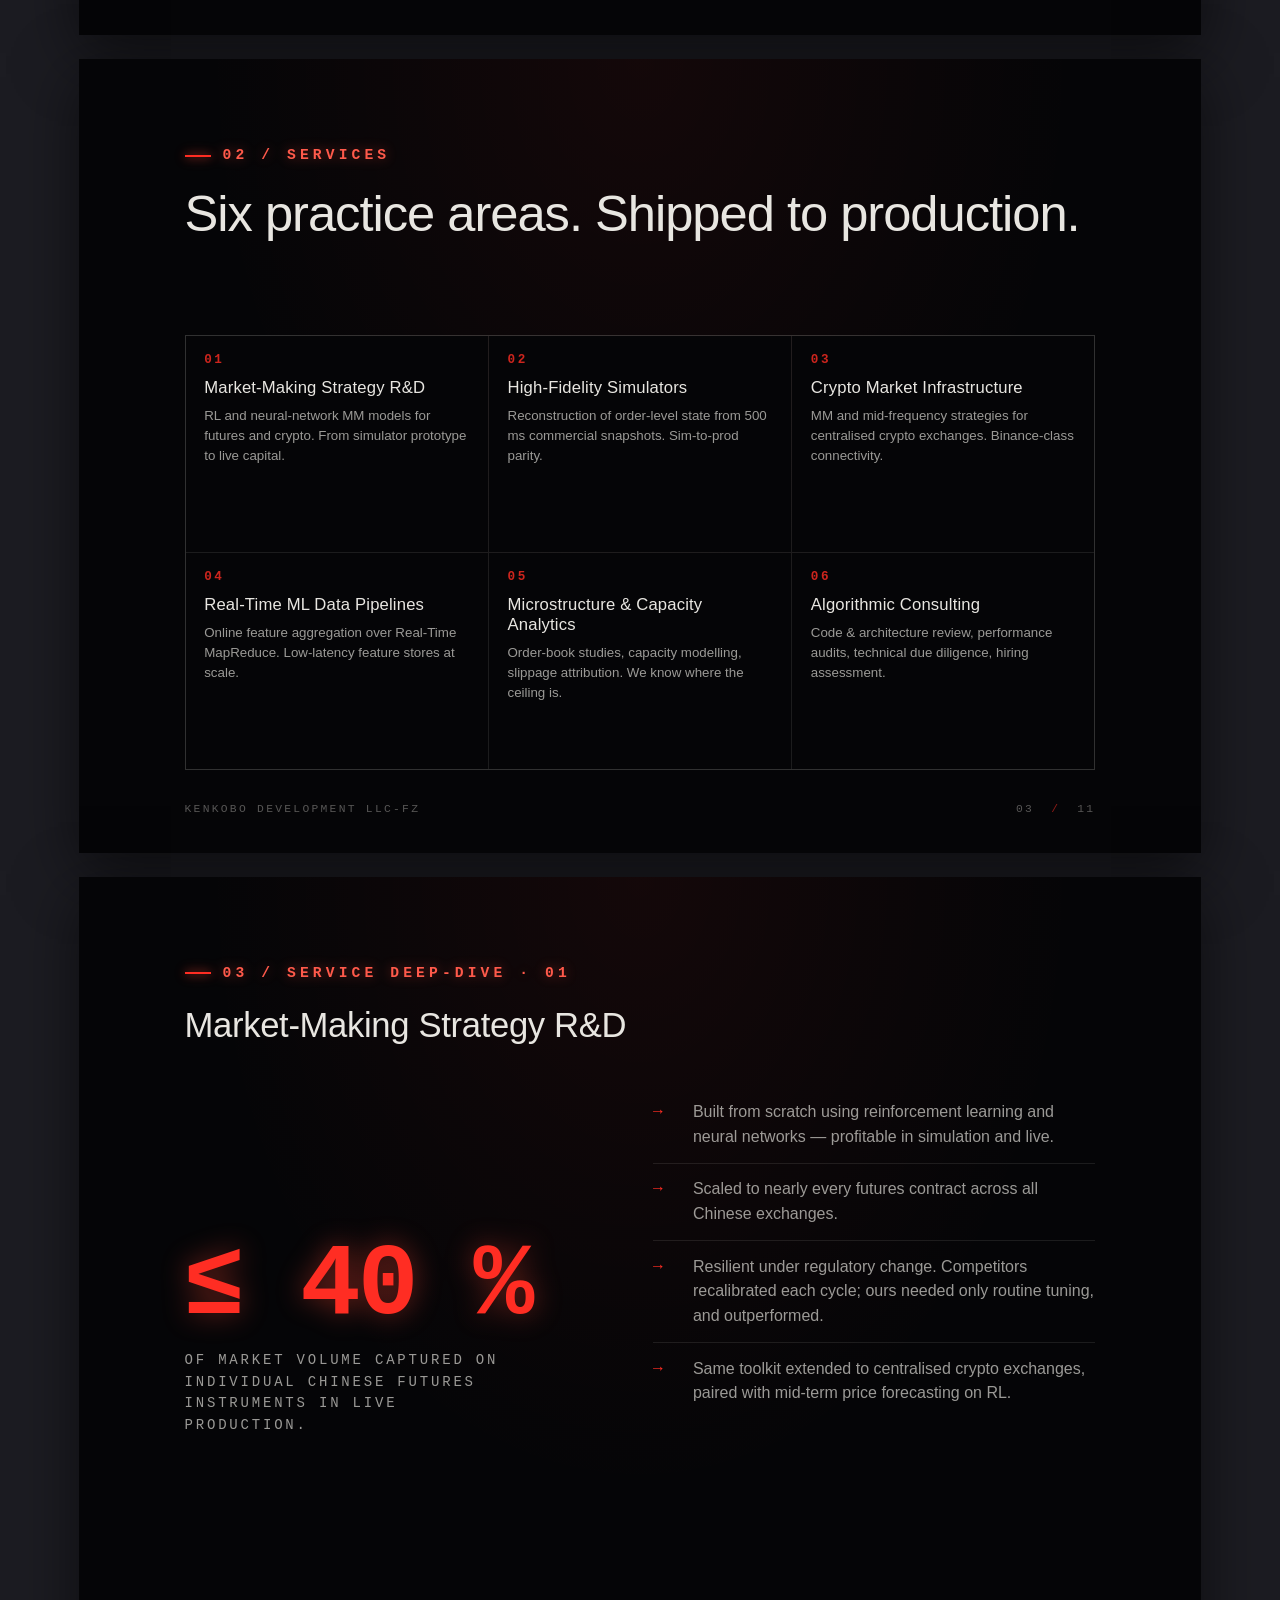
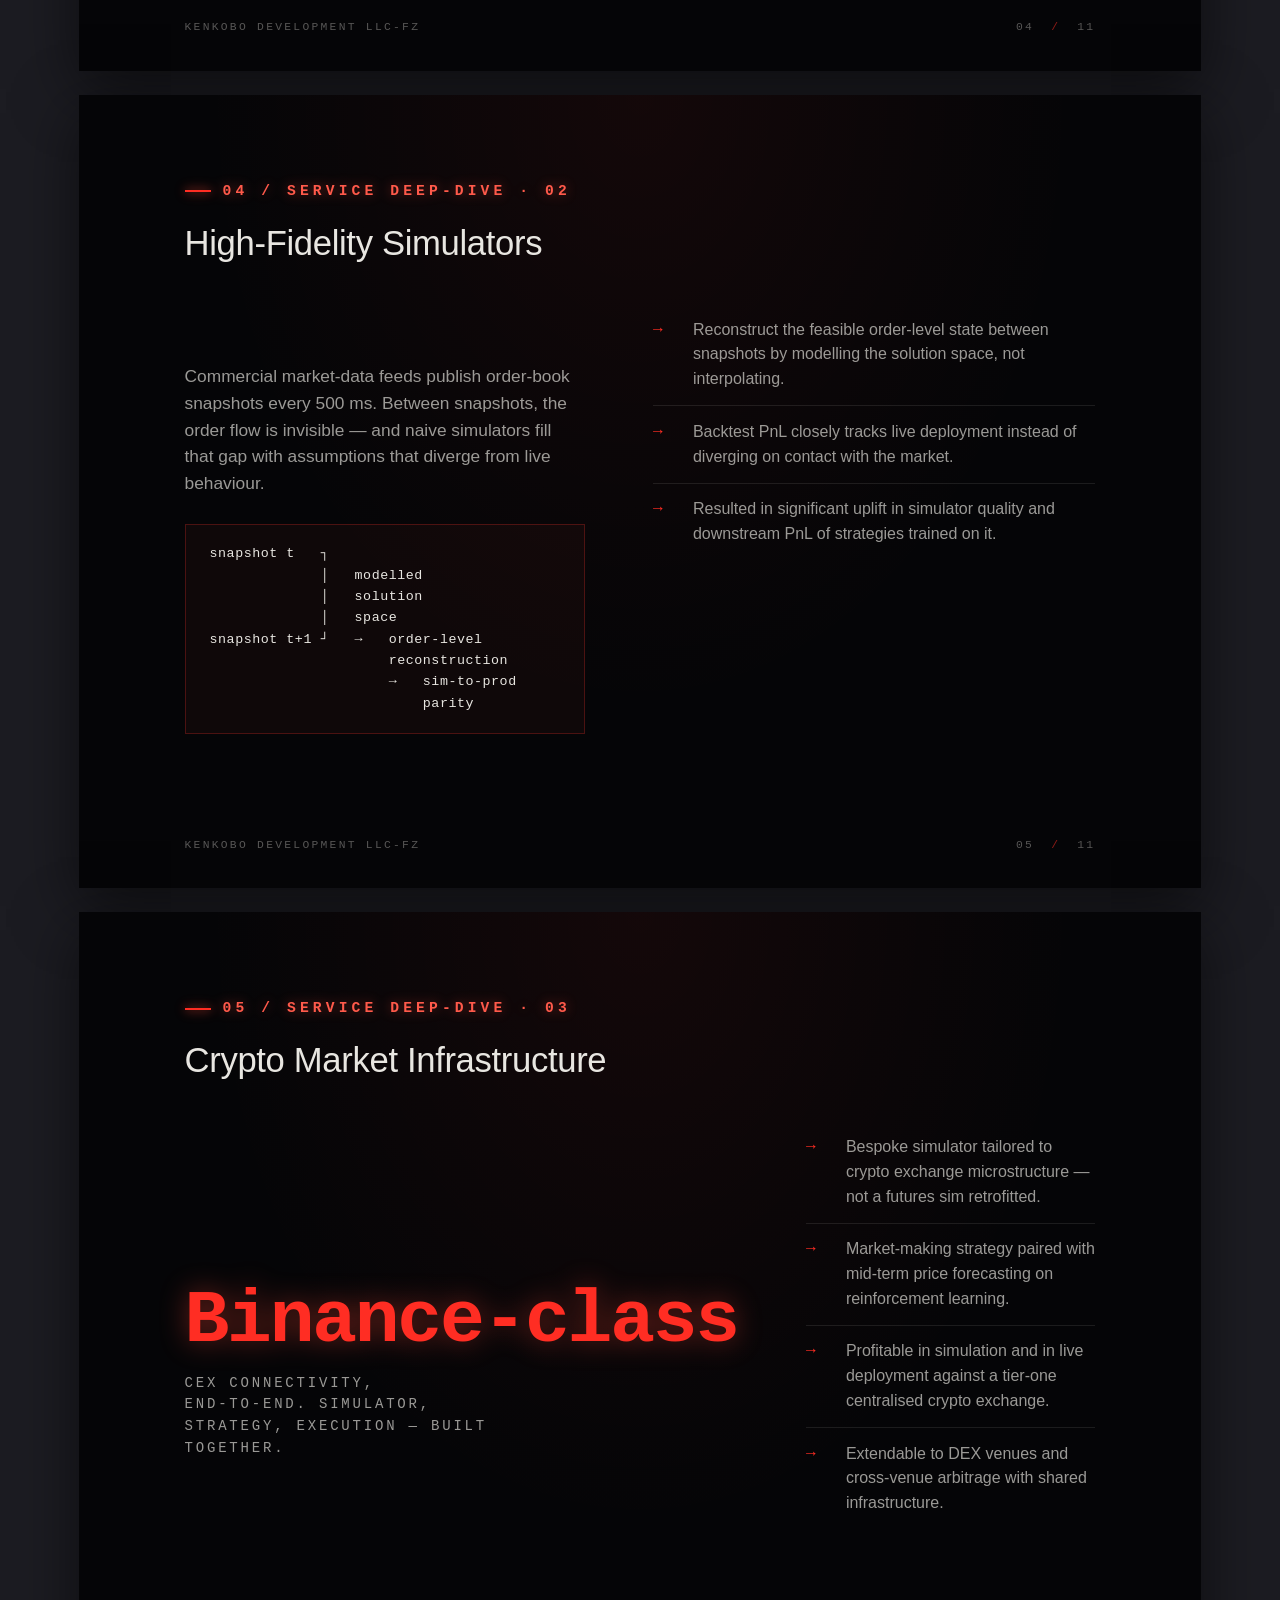
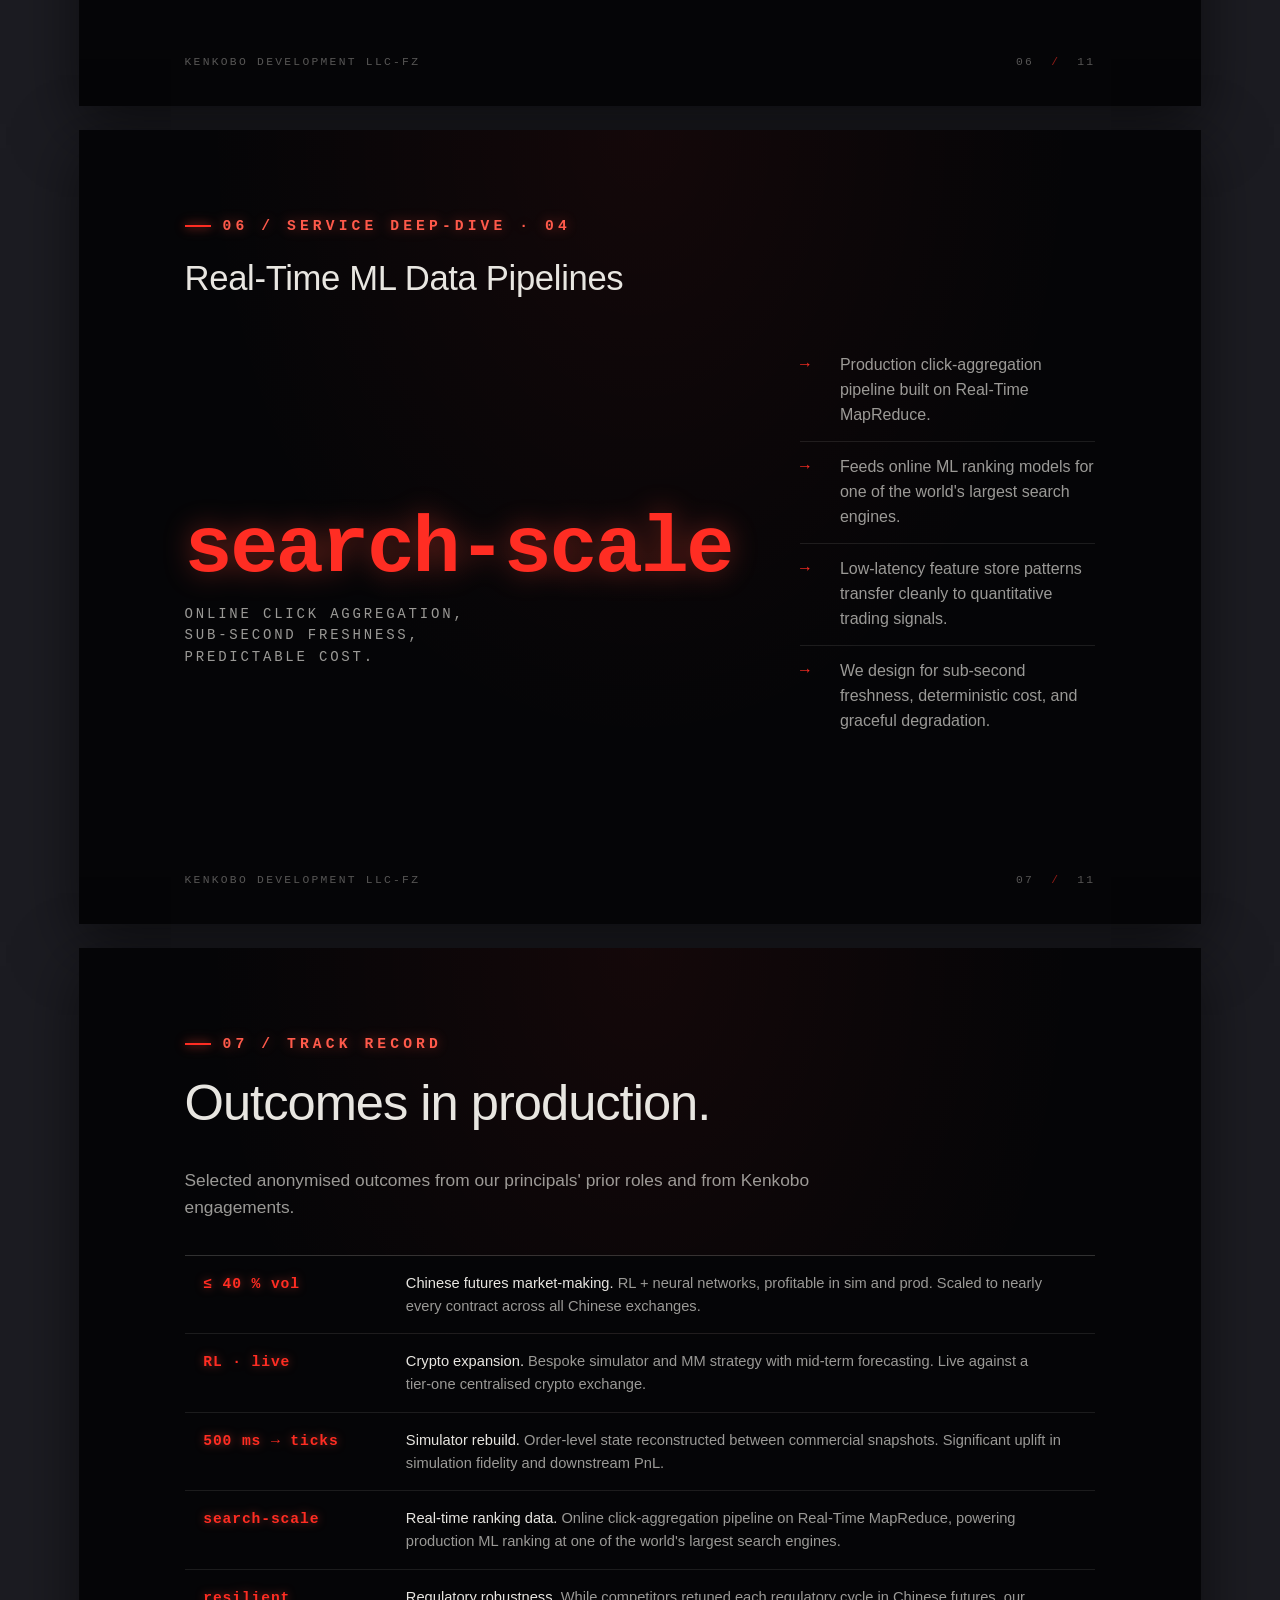
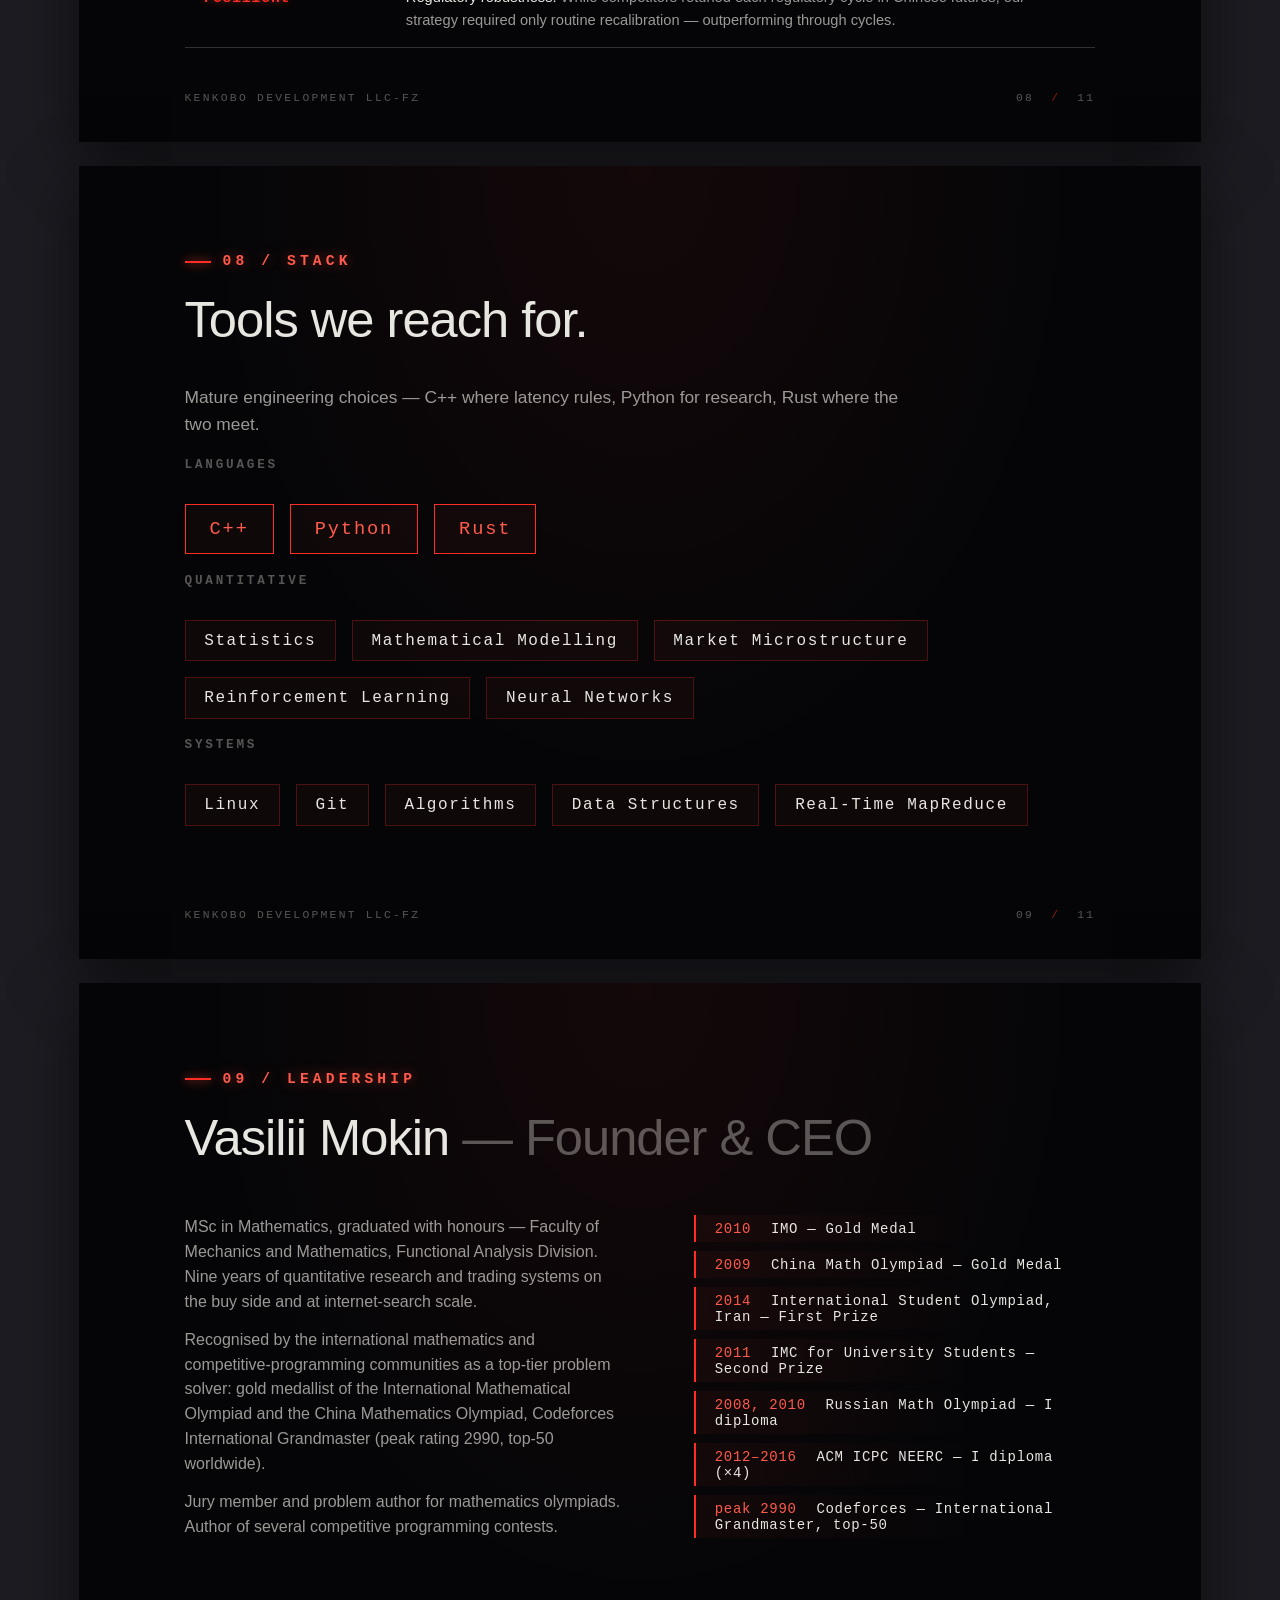
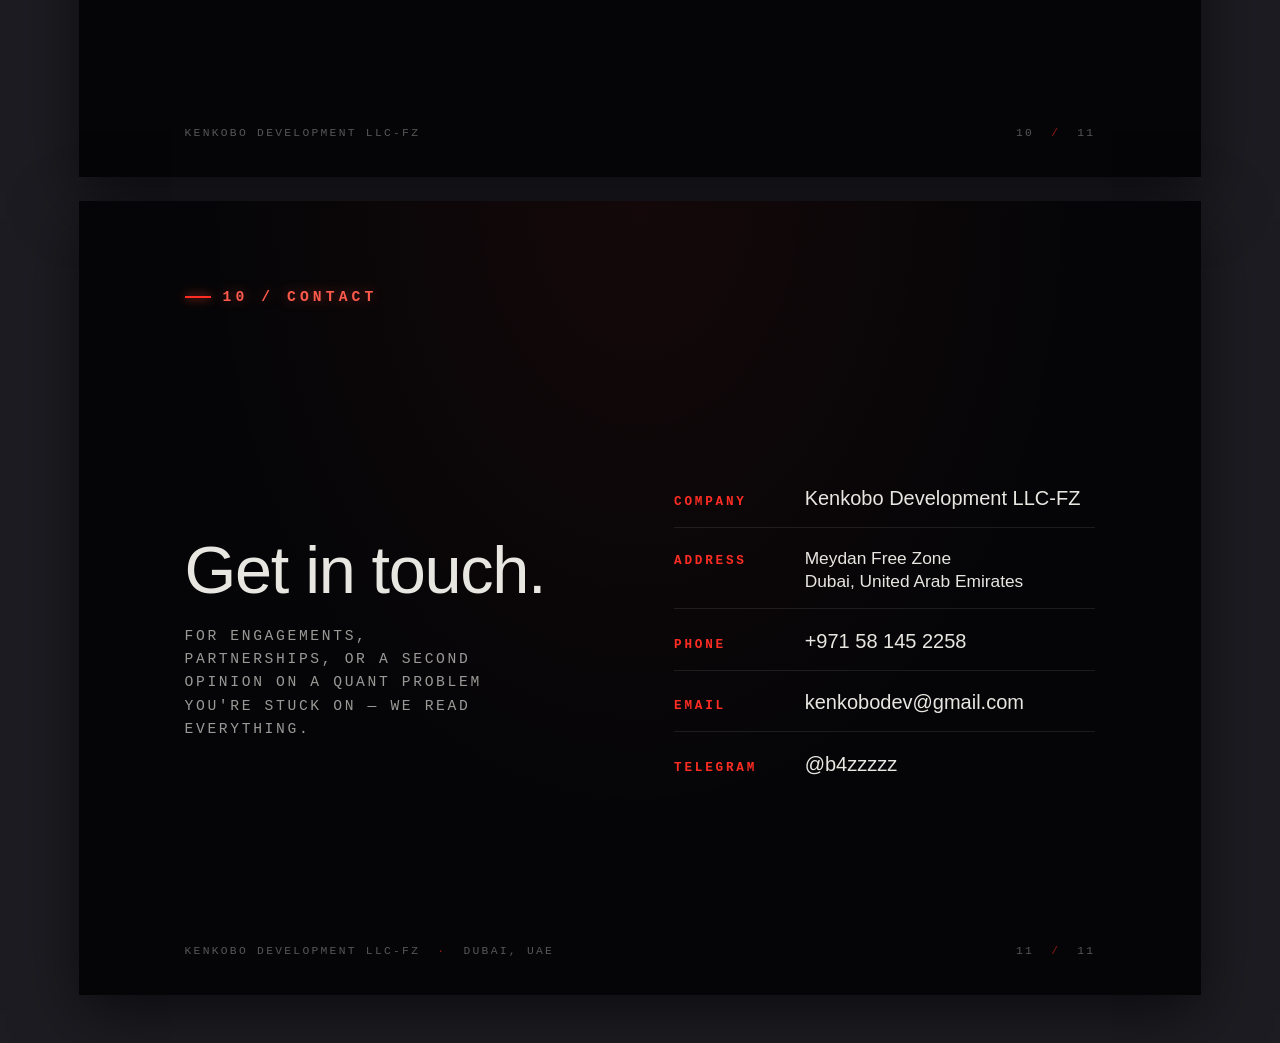
<file: pdf/deck.html>
<!DOCTYPE html>
<html lang="en">
<head>
<meta charset="UTF-8">
<title>Kenkobo Development — Pitch Deck</title>
<style>
/* ─── print page ─── */
@page {
  size: 297mm 210mm;
  margin: 0;
}

* { margin: 0; padding: 0; box-sizing: border-box; }

:root {
  --bg:          #050507;
  --bg-elev:     #0d0c12;
  --ink:         #e8e6e1;
  --ink-dim:     rgba(232, 230, 225, 0.66);
  --ink-faint:   rgba(232, 230, 225, 0.36);
  --accent:      rgb(255, 45, 35);
  --accent-2:    rgb(255, 90, 75);
  --accent-soft: rgba(255, 50, 40, 0.25);
  --accent-glow: rgba(255, 70, 50, 0.55);
  --line:        rgba(232, 230, 225, 0.10);

  --font-mono: 'Courier New', ui-monospace, SFMono-Regular, Menlo, monospace;
  --font-body: ui-sans-serif, -apple-system, BlinkMacSystemFont, 'Helvetica Neue', Arial, sans-serif;
}

html, body {
  background: #1c1c22;
  color: var(--ink);
  font-family: var(--font-body);
  -webkit-print-color-adjust: exact;
  print-color-adjust: exact;
}

.slide {
  width: 297mm;
  height: 210mm;
  background: var(--bg);
  color: var(--ink);
  position: relative;
  overflow: hidden;
  page-break-after: always;
  break-after: page;
  padding: 22mm 28mm;
  display: flex;
  flex-direction: column;
  background-image:
    radial-gradient(ellipse at top, rgba(255, 50, 40, 0.06), transparent 55%),
    repeating-linear-gradient(0deg, rgba(0,0,0,0.05) 0 1px, transparent 1px 3px);
}
.slide:last-child { page-break-after: auto; break-after: auto; }

@media screen {
  body { padding: 24px 0; }
  .slide {
    margin: 0 auto 24px;
    box-shadow: 0 18px 60px rgba(0, 0, 0, 0.55);
  }
}

/* ─── primitives ─── */
.eyebrow {
  font-family: var(--font-mono);
  font-size: 11pt;
  font-weight: 700;
  letter-spacing: 0.28em;
  text-transform: uppercase;
  color: var(--accent-2);
  filter: drop-shadow(0 0 6px rgba(255, 70, 50, 0.45));
  display: inline-flex;
  align-items: center;
  gap: 12px;
  width: fit-content;
}
.eyebrow::before {
  content: '';
  width: 26px;
  height: 2px;
  background: var(--accent);
  filter: drop-shadow(0 0 4px rgba(255, 70, 50, 0.5));
}

h1 {
  font-size: 38pt;
  font-weight: 500;
  letter-spacing: -0.02em;
  line-height: 1.04;
  margin-bottom: 14pt;
  color: var(--ink);
}
h2 {
  font-size: 26pt;
  font-weight: 500;
  letter-spacing: -0.01em;
  line-height: 1.1;
  margin-bottom: 10pt;
  color: var(--ink);
}
h3 {
  font-size: 14pt;
  font-weight: 500;
  letter-spacing: 0.01em;
  color: var(--ink);
}
p, li { font-size: 12pt; line-height: 1.55; color: var(--ink-dim); }
strong { color: var(--ink); font-weight: 500; }
.accent { color: var(--accent); }

/* ─── slide footer ─── */
.slide-footer {
  position: absolute;
  left: 28mm;
  right: 28mm;
  bottom: 10mm;
  display: flex;
  justify-content: space-between;
  align-items: center;
  font-family: var(--font-mono);
  font-size: 8.5pt;
  letter-spacing: 0.2em;
  text-transform: uppercase;
  color: var(--ink-faint);
}
.slide-footer .sep { color: var(--accent); margin: 0 8px; opacity: 0.55; }

/* ─── slide 1: cover ─── */
.cover {
  align-items: center;
  justify-content: center;
  text-align: center;
}
.cover .wordmark {
  width: 70%;
  max-width: 220mm;
  margin: 0 auto 18mm;
  filter: drop-shadow(0 0 10px rgba(255, 70, 50, 0.45));
}
.cover .wordmark g.halo line {
  stroke: rgba(255, 80, 60, 0.32);
  stroke-width: 8;
  stroke-linecap: butt;
}
.cover .wordmark g.main line {
  stroke: var(--accent);
  stroke-width: 4.2;
  stroke-linecap: butt;
}
.cover .wordmark g.core line {
  stroke: rgba(255, 220, 210, 0.85);
  stroke-width: 1.3;
  stroke-linecap: butt;
}
.cover .tagline {
  font-family: var(--font-mono);
  font-size: 12pt;
  letter-spacing: 0.32em;
  text-transform: uppercase;
  color: var(--ink-dim);
  max-width: 80ch;
}
.cover .corner {
  position: absolute;
  bottom: 18mm;
  right: 28mm;
  font-family: var(--font-mono);
  font-size: 9pt;
  letter-spacing: 0.28em;
  text-transform: uppercase;
  color: var(--accent-2);
}
.cover .corner-left {
  position: absolute;
  bottom: 18mm;
  left: 28mm;
  width: 60mm;
  height: 1px;
  background: var(--accent);
  opacity: 0.55;
  box-shadow: 0 0 8px var(--accent-glow);
}

/* ─── content layout ─── */
.slide-body { flex: 1; display: flex; flex-direction: column; }
.slide-head { margin-bottom: 14pt; }
.slide-head .eyebrow { margin-bottom: 16pt; }
.lede { font-size: 13pt; line-height: 1.55; max-width: 75ch; color: var(--ink-dim); }

/* ─── facts row (slide 2) ─── */
.facts-row {
  margin-top: auto;
  display: grid;
  grid-template-columns: repeat(3, 1fr);
  gap: 1px;
  background: var(--line);
  border-top: 1px solid var(--line);
  border-bottom: 1px solid var(--line);
}
.facts-row .fact {
  background: var(--bg);
  padding: 18pt 22pt;
}
.facts-row .label {
  font-family: var(--font-mono);
  font-size: 9pt;
  font-weight: 700;
  letter-spacing: 0.22em;
  text-transform: uppercase;
  color: var(--accent);
  margin-bottom: 8pt;
}
.facts-row .value { font-size: 16pt; color: var(--ink); font-weight: 500; line-height: 1.25; }

/* ─── services overview grid (slide 3) ─── */
.svc-grid {
  margin-top: auto;
  display: grid;
  grid-template-columns: repeat(3, 1fr);
  grid-template-rows: repeat(2, 1fr);
  gap: 1px;
  background: var(--line);
  border: 1px solid var(--line);
  flex: 1;
  max-height: 115mm;
}
.svc-grid article {
  background: var(--bg);
  padding: 12pt 14pt;
  position: relative;
  display: flex;
  flex-direction: column;
}
.svc-grid article .tag {
  font-family: var(--font-mono);
  font-size: 9.5pt;
  font-weight: 700;
  letter-spacing: 0.2em;
  color: var(--accent);
  opacity: 0.8;
  margin-bottom: 8pt;
}
.svc-grid article h3 { font-size: 12.5pt; margin-bottom: 6pt; }
.svc-grid article p { font-size: 10pt; line-height: 1.5; }

/* ─── deep-dive layout (slides 4-7) ─── */
.deep {
  display: grid;
  grid-template-columns: 0.95fr 1.05fr;
  gap: 18mm;
  flex: 1;
  align-items: stretch;
  margin-top: 8pt;
}
.deep .left {
  display: flex;
  flex-direction: column;
  justify-content: center;
}
.deep .metric {
  font-family: var(--font-mono);
  font-size: 76pt;
  font-weight: 700;
  letter-spacing: -0.03em;
  line-height: 0.95;
  color: var(--accent);
  filter: drop-shadow(0 0 14px rgba(255, 70, 50, 0.45));
  width: fit-content;
}
.deep .metric-caption {
  font-family: var(--font-mono);
  font-size: 10.5pt;
  letter-spacing: 0.2em;
  text-transform: uppercase;
  color: var(--ink-dim);
  margin-top: 12pt;
  max-width: 38ch;
  line-height: 1.55;
}
.deep .right ul { list-style: none; }
.deep .right li {
  padding: 10pt 0;
  border-bottom: 1px solid var(--line);
  font-size: 12pt;
  line-height: 1.55;
  display: grid;
  grid-template-columns: 18pt 1fr;
  gap: 12pt;
}
.deep .right li::before {
  content: '→';
  color: var(--accent);
  font-family: var(--font-mono);
  font-weight: 700;
}
.deep .right li:last-child { border-bottom: none; }

/* ─── diagram (slide 5) ─── */
.diagram {
  font-family: var(--font-mono);
  font-size: 10pt;
  line-height: 1.6;
  color: var(--ink);
  background: rgba(255, 70, 50, 0.04);
  border: 1px solid var(--accent-soft);
  padding: 14pt 18pt;
  margin: 10pt 0;
  white-space: pre;
  letter-spacing: 0.04em;
}

/* ─── track record (slide 8) ─── */
.track {
  margin-top: 16pt;
  list-style: none;
  display: grid;
  gap: 1px;
  background: var(--line);
  border-top: 1px solid var(--line);
  border-bottom: 1px solid var(--line);
}
.track li {
  background: var(--bg);
  padding: 12pt 14pt;
  display: grid;
  grid-template-columns: 130pt 1fr;
  gap: 22pt;
  align-items: baseline;
  font-size: 11pt;
  line-height: 1.55;
}
.track .metric {
  font-family: var(--font-mono);
  color: var(--accent);
  font-size: 11pt;
  font-weight: 700;
  letter-spacing: 0.06em;
  filter: drop-shadow(0 0 4px rgba(255, 70, 50, 0.5));
}

/* ─── chip cloud (slide 9) ─── */
.chips {
  margin-top: 24pt;
  display: flex;
  flex-wrap: wrap;
  gap: 12pt;
  align-content: flex-start;
}
.chip {
  font-family: var(--font-mono);
  font-size: 12pt;
  letter-spacing: 0.1em;
  padding: 8pt 14pt;
  border: 1px solid var(--accent-soft);
  background: rgba(255, 70, 50, 0.04);
  color: var(--ink);
}
.chip.lg { font-size: 14pt; padding: 10pt 18pt; border-color: var(--accent); color: var(--accent-2); }
.chip-group { margin-top: 14pt; }
.chip-group .group-label {
  font-family: var(--font-mono);
  font-size: 9.5pt;
  font-weight: 700;
  letter-spacing: 0.22em;
  text-transform: uppercase;
  color: var(--ink-faint);
  margin-bottom: 10pt;
}

/* ─── leadership (slide 10) ─── */
.leader {
  display: grid;
  grid-template-columns: 1.1fr 1fr;
  gap: 18mm;
  margin-top: 10pt;
  flex: 1;
}
.leader .bio { font-size: 11.5pt; line-height: 1.65; color: var(--ink-dim); }
.leader .bio p + p { margin-top: 10pt; }
.leader .achievements { display: flex; flex-direction: column; gap: 7pt; }
.leader .ach {
  font-family: var(--font-mono);
  font-size: 10.5pt;
  letter-spacing: 0.05em;
  color: var(--ink);
  border-left: 2px solid var(--accent);
  padding: 4pt 0 4pt 14pt;
  background: linear-gradient(to right, rgba(255,70,50,0.05), transparent 70%);
}
.leader .ach strong { color: var(--accent-2); margin-right: 8pt; }

/* ─── contact (slide 11) ─── */
.contact {
  margin-top: 14pt;
  display: grid;
  grid-template-columns: 1fr 1fr;
  gap: 18mm;
  flex: 1;
  align-items: center;
}
.contact .lhs h1 { font-size: 50pt; line-height: 1; margin-bottom: 16pt; }
.contact .lhs .sub {
  font-family: var(--font-mono);
  font-size: 11pt;
  letter-spacing: 0.18em;
  text-transform: uppercase;
  color: var(--ink-dim);
  max-width: 36ch;
  line-height: 1.6;
}
.contact .rhs { display: grid; gap: 14pt; }
.contact .row {
  display: grid;
  grid-template-columns: 80pt 1fr;
  gap: 18pt;
  padding-bottom: 12pt;
  border-bottom: 1px solid var(--line);
  align-items: baseline;
}
.contact .row:last-child { border-bottom: none; }
.contact .row .label {
  font-family: var(--font-mono);
  font-size: 9.5pt;
  font-weight: 700;
  letter-spacing: 0.22em;
  text-transform: uppercase;
  color: var(--accent);
}
.contact .row .value { font-size: 15pt; color: var(--ink); font-weight: 500; line-height: 1.3; }
.contact .row .value.small { font-size: 13pt; }
</style>
</head>
<body>

<!-- ══════════════════════ SLIDE 1: COVER ══════════════════════ -->
<section class="slide cover">
  <svg class="wordmark" viewBox="-6 -6 453 96" xmlns="http://www.w3.org/2000/svg" aria-label="Kenkobo">
    <g class="halo">
      <line x1="0" y1="5" x2="0" y2="37"/>
      <line x1="0" y1="47" x2="0" y2="79"/>
      <line x1="0" y1="42" x2="47" y2="0"/>
      <line x1="0" y1="42" x2="47" y2="84"/>
      <line x1="66" y1="0" x2="108" y2="0"/>
      <line x1="61" y1="5" x2="61" y2="37"/>
      <line x1="61" y1="47" x2="61" y2="79"/>
      <line x1="66" y1="42" x2="85" y2="42"/>
      <line x1="89" y1="42" x2="108" y2="42"/>
      <line x1="66" y1="84" x2="108" y2="84"/>
      <line x1="124" y1="5" x2="124" y2="37"/>
      <line x1="124" y1="47" x2="124" y2="79"/>
      <line x1="176" y1="5" x2="176" y2="37"/>
      <line x1="176" y1="47" x2="176" y2="79"/>
      <line x1="124" y1="6" x2="147" y2="38"/>
      <line x1="153" y1="46" x2="176" y2="78"/>
      <line x1="190" y1="5" x2="190" y2="37"/>
      <line x1="190" y1="47" x2="190" y2="79"/>
      <line x1="190" y1="42" x2="237" y2="0"/>
      <line x1="190" y1="42" x2="237" y2="84"/>
      <line x1="258" y1="0" x2="300" y2="0"/>
      <line x1="305" y1="5" x2="305" y2="37"/>
      <line x1="305" y1="47" x2="305" y2="79"/>
      <line x1="258" y1="84" x2="300" y2="84"/>
      <line x1="253" y1="47" x2="253" y2="79"/>
      <line x1="253" y1="5" x2="253" y2="37"/>
      <line x1="326" y1="0" x2="368" y2="0"/>
      <line x1="373" y1="5" x2="373" y2="37"/>
      <line x1="373" y1="47" x2="373" y2="79"/>
      <line x1="326" y1="84" x2="368" y2="84"/>
      <line x1="321" y1="47" x2="321" y2="79"/>
      <line x1="321" y1="5" x2="321" y2="37"/>
      <line x1="326" y1="42" x2="368" y2="42"/>
      <line x1="394" y1="0" x2="436" y2="0"/>
      <line x1="441" y1="5" x2="441" y2="37"/>
      <line x1="441" y1="47" x2="441" y2="79"/>
      <line x1="394" y1="84" x2="436" y2="84"/>
      <line x1="389" y1="47" x2="389" y2="79"/>
      <line x1="389" y1="5" x2="389" y2="37"/>
    </g>
    <g class="main">
      <line x1="0" y1="5" x2="0" y2="37"/>
      <line x1="0" y1="47" x2="0" y2="79"/>
      <line x1="0" y1="42" x2="47" y2="0"/>
      <line x1="0" y1="42" x2="47" y2="84"/>
      <line x1="66" y1="0" x2="108" y2="0"/>
      <line x1="61" y1="5" x2="61" y2="37"/>
      <line x1="61" y1="47" x2="61" y2="79"/>
      <line x1="66" y1="42" x2="85" y2="42"/>
      <line x1="89" y1="42" x2="108" y2="42"/>
      <line x1="66" y1="84" x2="108" y2="84"/>
      <line x1="124" y1="5" x2="124" y2="37"/>
      <line x1="124" y1="47" x2="124" y2="79"/>
      <line x1="176" y1="5" x2="176" y2="37"/>
      <line x1="176" y1="47" x2="176" y2="79"/>
      <line x1="124" y1="6" x2="147" y2="38"/>
      <line x1="153" y1="46" x2="176" y2="78"/>
      <line x1="190" y1="5" x2="190" y2="37"/>
      <line x1="190" y1="47" x2="190" y2="79"/>
      <line x1="190" y1="42" x2="237" y2="0"/>
      <line x1="190" y1="42" x2="237" y2="84"/>
      <line x1="258" y1="0" x2="300" y2="0"/>
      <line x1="305" y1="5" x2="305" y2="37"/>
      <line x1="305" y1="47" x2="305" y2="79"/>
      <line x1="258" y1="84" x2="300" y2="84"/>
      <line x1="253" y1="47" x2="253" y2="79"/>
      <line x1="253" y1="5" x2="253" y2="37"/>
      <line x1="326" y1="0" x2="368" y2="0"/>
      <line x1="373" y1="5" x2="373" y2="37"/>
      <line x1="373" y1="47" x2="373" y2="79"/>
      <line x1="326" y1="84" x2="368" y2="84"/>
      <line x1="321" y1="47" x2="321" y2="79"/>
      <line x1="321" y1="5" x2="321" y2="37"/>
      <line x1="326" y1="42" x2="368" y2="42"/>
      <line x1="394" y1="0" x2="436" y2="0"/>
      <line x1="441" y1="5" x2="441" y2="37"/>
      <line x1="441" y1="47" x2="441" y2="79"/>
      <line x1="394" y1="84" x2="436" y2="84"/>
      <line x1="389" y1="47" x2="389" y2="79"/>
      <line x1="389" y1="5" x2="389" y2="37"/>
    </g>
    <g class="core">
      <line x1="0" y1="5" x2="0" y2="37"/>
      <line x1="0" y1="47" x2="0" y2="79"/>
      <line x1="0" y1="42" x2="47" y2="0"/>
      <line x1="0" y1="42" x2="47" y2="84"/>
      <line x1="66" y1="0" x2="108" y2="0"/>
      <line x1="61" y1="5" x2="61" y2="37"/>
      <line x1="61" y1="47" x2="61" y2="79"/>
      <line x1="66" y1="42" x2="85" y2="42"/>
      <line x1="89" y1="42" x2="108" y2="42"/>
      <line x1="66" y1="84" x2="108" y2="84"/>
      <line x1="124" y1="5" x2="124" y2="37"/>
      <line x1="124" y1="47" x2="124" y2="79"/>
      <line x1="176" y1="5" x2="176" y2="37"/>
      <line x1="176" y1="47" x2="176" y2="79"/>
      <line x1="124" y1="6" x2="147" y2="38"/>
      <line x1="153" y1="46" x2="176" y2="78"/>
      <line x1="190" y1="5" x2="190" y2="37"/>
      <line x1="190" y1="47" x2="190" y2="79"/>
      <line x1="190" y1="42" x2="237" y2="0"/>
      <line x1="190" y1="42" x2="237" y2="84"/>
      <line x1="258" y1="0" x2="300" y2="0"/>
      <line x1="305" y1="5" x2="305" y2="37"/>
      <line x1="305" y1="47" x2="305" y2="79"/>
      <line x1="258" y1="84" x2="300" y2="84"/>
      <line x1="253" y1="47" x2="253" y2="79"/>
      <line x1="253" y1="5" x2="253" y2="37"/>
      <line x1="326" y1="0" x2="368" y2="0"/>
      <line x1="373" y1="5" x2="373" y2="37"/>
      <line x1="373" y1="47" x2="373" y2="79"/>
      <line x1="326" y1="84" x2="368" y2="84"/>
      <line x1="321" y1="47" x2="321" y2="79"/>
      <line x1="321" y1="5" x2="321" y2="37"/>
      <line x1="326" y1="42" x2="368" y2="42"/>
      <line x1="394" y1="0" x2="436" y2="0"/>
      <line x1="441" y1="5" x2="441" y2="37"/>
      <line x1="441" y1="47" x2="441" y2="79"/>
      <line x1="394" y1="84" x2="436" y2="84"/>
      <line x1="389" y1="47" x2="389" y2="79"/>
      <line x1="389" y1="5" x2="389" y2="37"/>
    </g>
  </svg>
  <p class="tagline">Quantitative engineering for markets that don't forgive.</p>
  <div class="corner-left"></div>
  <div class="corner">Dubai · UAE · 2026</div>
</section>

<!-- ══════════════════════ SLIDE 2: WHO WE ARE ══════════════════════ -->
<section class="slide">
  <div class="slide-body">
    <div class="slide-head">
      <p class="eyebrow">01 / Who we are</p>
      <h1>A boutique for desks where decimals are dangerous.</h1>
    </div>
    <p class="lede">
      Kenkobo Development is a Dubai‑based quantitative research and infrastructure firm. We design market‑making strategies, high‑fidelity simulators, and real‑time data systems for trading desks and product teams whose performance is measured in microseconds and basis points.
    </p>
    <p class="lede" style="margin-top: 12pt;">
      Our principals have run live capital up to 40 % of market volume on individual instruments, rebuilt commercial simulators to recover order‑level state from sparse snapshots, and shipped real‑time ML data pipelines at internet‑search scale.
    </p>
    <div class="facts-row">
      <div class="fact">
        <div class="label">Founded</div>
        <div class="value">Dubai, 2026</div>
      </div>
      <div class="fact">
        <div class="label">Registered</div>
        <div class="value">Meydan Free Zone</div>
      </div>
      <div class="fact">
        <div class="label">Focus</div>
        <div class="value">Quant R&amp;D &amp; Infrastructure</div>
      </div>
    </div>
  </div>
  <div class="slide-footer">
    <span>Kenkobo Development LLC‑FZ</span>
    <span>02 <span class="sep">/</span> 11</span>
  </div>
</section>

<!-- ══════════════════════ SLIDE 3: SERVICES OVERVIEW ══════════════════════ -->
<section class="slide">
  <div class="slide-body">
    <div class="slide-head">
      <p class="eyebrow">02 / Services</p>
      <h1>Six practice areas. Shipped to production.</h1>
    </div>
    <div class="svc-grid">
      <article>
        <span class="tag">01</span>
        <h3>Market‑Making Strategy R&amp;D</h3>
        <p>RL and neural‑network MM models for futures and crypto. From simulator prototype to live capital.</p>
      </article>
      <article>
        <span class="tag">02</span>
        <h3>High‑Fidelity Simulators</h3>
        <p>Reconstruction of order‑level state from 500 ms commercial snapshots. Sim‑to‑prod parity.</p>
      </article>
      <article>
        <span class="tag">03</span>
        <h3>Crypto Market Infrastructure</h3>
        <p>MM and mid‑frequency strategies for centralised crypto exchanges. Binance‑class connectivity.</p>
      </article>
      <article>
        <span class="tag">04</span>
        <h3>Real‑Time ML Data Pipelines</h3>
        <p>Online feature aggregation over Real‑Time MapReduce. Low‑latency feature stores at scale.</p>
      </article>
      <article>
        <span class="tag">05</span>
        <h3>Microstructure &amp; Capacity Analytics</h3>
        <p>Order‑book studies, capacity modelling, slippage attribution. We know where the ceiling is.</p>
      </article>
      <article>
        <span class="tag">06</span>
        <h3>Algorithmic Consulting</h3>
        <p>Code &amp; architecture review, performance audits, technical due diligence, hiring assessment.</p>
      </article>
    </div>
  </div>
  <div class="slide-footer">
    <span>Kenkobo Development LLC‑FZ</span>
    <span>03 <span class="sep">/</span> 11</span>
  </div>
</section>

<!-- ══════════════════════ SLIDE 4: MM DEEP-DIVE ══════════════════════ -->
<section class="slide">
  <div class="slide-body">
    <div class="slide-head">
      <p class="eyebrow">03 / Service deep‑dive · 01</p>
      <h2>Market‑Making Strategy R&amp;D</h2>
    </div>
    <div class="deep">
      <div class="left">
        <div class="metric">≤ 40 %</div>
        <div class="metric-caption">of market volume captured on individual Chinese futures instruments in live production.</div>
      </div>
      <div class="right">
        <ul>
          <li>Built from scratch using reinforcement learning and neural networks — profitable in simulation and live.</li>
          <li>Scaled to nearly every futures contract across all Chinese exchanges.</li>
          <li>Resilient under regulatory change. Competitors recalibrated each cycle; ours needed only routine tuning, and outperformed.</li>
          <li>Same toolkit extended to centralised crypto exchanges, paired with mid‑term price forecasting on RL.</li>
        </ul>
      </div>
    </div>
  </div>
  <div class="slide-footer">
    <span>Kenkobo Development LLC‑FZ</span>
    <span>04 <span class="sep">/</span> 11</span>
  </div>
</section>

<!-- ══════════════════════ SLIDE 5: SIMULATORS DEEP-DIVE ══════════════════════ -->
<section class="slide">
  <div class="slide-body">
    <div class="slide-head">
      <p class="eyebrow">04 / Service deep‑dive · 02</p>
      <h2>High‑Fidelity Simulators</h2>
    </div>
    <div class="deep">
      <div class="left">
        <p class="lede" style="margin-bottom: 10pt;">Commercial market‑data feeds publish order‑book snapshots every 500 ms. Between snapshots, the order flow is invisible — and naive simulators fill that gap with assumptions that diverge from live behaviour.</p>
        <div class="diagram">snapshot t   ┐
             │   modelled
             │   solution
             │   space
snapshot t+1 ┘   →   order‑level
                     reconstruction
                     →   sim‑to‑prod
                         parity</div>
      </div>
      <div class="right">
        <ul>
          <li>Reconstruct the feasible order‑level state between snapshots by modelling the solution space, not interpolating.</li>
          <li>Backtest PnL closely tracks live deployment instead of diverging on contact with the market.</li>
          <li>Resulted in significant uplift in simulator quality and downstream PnL of strategies trained on it.</li>
        </ul>
      </div>
    </div>
  </div>
  <div class="slide-footer">
    <span>Kenkobo Development LLC‑FZ</span>
    <span>05 <span class="sep">/</span> 11</span>
  </div>
</section>

<!-- ══════════════════════ SLIDE 6: CRYPTO DEEP-DIVE ══════════════════════ -->
<section class="slide">
  <div class="slide-body">
    <div class="slide-head">
      <p class="eyebrow">05 / Service deep‑dive · 03</p>
      <h2>Crypto Market Infrastructure</h2>
    </div>
    <div class="deep">
      <div class="left">
        <div class="metric" style="font-size: 56pt;">Binance‑class</div>
        <div class="metric-caption">CEX connectivity, end‑to‑end. Simulator, strategy, execution — built together.</div>
      </div>
      <div class="right">
        <ul>
          <li>Bespoke simulator tailored to crypto exchange microstructure — not a futures sim retrofitted.</li>
          <li>Market‑making strategy paired with mid‑term price forecasting on reinforcement learning.</li>
          <li>Profitable in simulation and in live deployment against a tier‑one centralised crypto exchange.</li>
          <li>Extendable to DEX venues and cross‑venue arbitrage with shared infrastructure.</li>
        </ul>
      </div>
    </div>
  </div>
  <div class="slide-footer">
    <span>Kenkobo Development LLC‑FZ</span>
    <span>06 <span class="sep">/</span> 11</span>
  </div>
</section>

<!-- ══════════════════════ SLIDE 7: ML PIPELINES DEEP-DIVE ══════════════════════ -->
<section class="slide">
  <div class="slide-body">
    <div class="slide-head">
      <p class="eyebrow">06 / Service deep‑dive · 04</p>
      <h2>Real‑Time ML Data Pipelines</h2>
    </div>
    <div class="deep">
      <div class="left">
        <div class="metric" style="font-size: 60pt;">search‑scale</div>
        <div class="metric-caption">Online click aggregation, sub‑second freshness, predictable cost.</div>
      </div>
      <div class="right">
        <ul>
          <li>Production click‑aggregation pipeline built on Real‑Time MapReduce.</li>
          <li>Feeds online ML ranking models for one of the world's largest search engines.</li>
          <li>Low‑latency feature store patterns transfer cleanly to quantitative trading signals.</li>
          <li>We design for sub‑second freshness, deterministic cost, and graceful degradation.</li>
        </ul>
      </div>
    </div>
  </div>
  <div class="slide-footer">
    <span>Kenkobo Development LLC‑FZ</span>
    <span>07 <span class="sep">/</span> 11</span>
  </div>
</section>

<!-- ══════════════════════ SLIDE 8: TRACK RECORD ══════════════════════ -->
<section class="slide">
  <div class="slide-body">
    <div class="slide-head">
      <p class="eyebrow">07 / Track record</p>
      <h1>Outcomes in production.</h1>
    </div>
    <p class="lede" style="margin-bottom: 10pt;">Selected anonymised outcomes from our principals' prior roles and from Kenkobo engagements.</p>
    <ul class="track">
      <li>
        <span class="metric">≤ 40 % vol</span>
        <span><strong>Chinese futures market‑making.</strong> RL + neural networks, profitable in sim and prod. Scaled to nearly every contract across all Chinese exchanges.</span>
      </li>
      <li>
        <span class="metric">RL · live</span>
        <span><strong>Crypto expansion.</strong> Bespoke simulator and MM strategy with mid‑term forecasting. Live against a tier‑one centralised crypto exchange.</span>
      </li>
      <li>
        <span class="metric">500 ms → ticks</span>
        <span><strong>Simulator rebuild.</strong> Order‑level state reconstructed between commercial snapshots. Significant uplift in simulation fidelity and downstream PnL.</span>
      </li>
      <li>
        <span class="metric">search‑scale</span>
        <span><strong>Real‑time ranking data.</strong> Online click‑aggregation pipeline on Real‑Time MapReduce, powering production ML ranking at one of the world's largest search engines.</span>
      </li>
      <li>
        <span class="metric">resilient</span>
        <span><strong>Regulatory robustness.</strong> While competitors retuned each regulatory cycle in Chinese futures, our strategy required only routine recalibration — outperforming through cycles.</span>
      </li>
    </ul>
  </div>
  <div class="slide-footer">
    <span>Kenkobo Development LLC‑FZ</span>
    <span>08 <span class="sep">/</span> 11</span>
  </div>
</section>

<!-- ══════════════════════ SLIDE 9: STACK ══════════════════════ -->
<section class="slide">
  <div class="slide-body">
    <div class="slide-head">
      <p class="eyebrow">08 / Stack</p>
      <h1>Tools we reach for.</h1>
    </div>
    <p class="lede">Mature engineering choices — C++ where latency rules, Python for research, Rust where the two meet.</p>

    <div class="chip-group">
      <div class="group-label">Languages</div>
      <div class="chips">
        <span class="chip lg">C++</span>
        <span class="chip lg">Python</span>
        <span class="chip lg">Rust</span>
      </div>
    </div>

    <div class="chip-group">
      <div class="group-label">Quantitative</div>
      <div class="chips">
        <span class="chip">Statistics</span>
        <span class="chip">Mathematical Modelling</span>
        <span class="chip">Market Microstructure</span>
        <span class="chip">Reinforcement Learning</span>
        <span class="chip">Neural Networks</span>
      </div>
    </div>

    <div class="chip-group">
      <div class="group-label">Systems</div>
      <div class="chips">
        <span class="chip">Linux</span>
        <span class="chip">Git</span>
        <span class="chip">Algorithms</span>
        <span class="chip">Data Structures</span>
        <span class="chip">Real‑Time MapReduce</span>
      </div>
    </div>
  </div>
  <div class="slide-footer">
    <span>Kenkobo Development LLC‑FZ</span>
    <span>09 <span class="sep">/</span> 11</span>
  </div>
</section>

<!-- ══════════════════════ SLIDE 10: LEADERSHIP ══════════════════════ -->
<section class="slide">
  <div class="slide-body">
    <div class="slide-head">
      <p class="eyebrow">09 / Leadership</p>
      <h1>Vasilii Mokin <span style="color: var(--ink-faint); font-weight: 400;">— Founder &amp; CEO</span></h1>
    </div>
    <div class="leader">
      <div class="bio">
        <p>MSc in Mathematics, graduated with honours — Faculty of Mechanics and Mathematics, Functional Analysis Division. Nine years of quantitative research and trading systems on the buy side and at internet‑search scale.</p>
        <p>Recognised by the international mathematics and competitive‑programming communities as a top‑tier problem solver: gold medallist of the International Mathematical Olympiad and the China Mathematics Olympiad, Codeforces International Grandmaster (peak rating 2990, top‑50 worldwide).</p>
        <p>Jury member and problem author for mathematics olympiads. Author of several competitive programming contests.</p>
      </div>
      <div class="achievements">
        <div class="ach"><strong>2010</strong> IMO — Gold Medal</div>
        <div class="ach"><strong>2009</strong> China Math Olympiad — Gold Medal</div>
        <div class="ach"><strong>2014</strong> International Student Olympiad, Iran — First Prize</div>
        <div class="ach"><strong>2011</strong> IMC for University Students — Second Prize</div>
        <div class="ach"><strong>2008, 2010</strong> Russian Math Olympiad — I diploma</div>
        <div class="ach"><strong>2012–2016</strong> ACM ICPC NEERC — I diploma (×4)</div>
        <div class="ach"><strong>peak 2990</strong> Codeforces — International Grandmaster, top‑50</div>
      </div>
    </div>
  </div>
  <div class="slide-footer">
    <span>Kenkobo Development LLC‑FZ</span>
    <span>10 <span class="sep">/</span> 11</span>
  </div>
</section>

<!-- ══════════════════════ SLIDE 11: CONTACT ══════════════════════ -->
<section class="slide">
  <div class="slide-body">
    <div class="slide-head">
      <p class="eyebrow">10 / Contact</p>
    </div>
    <div class="contact">
      <div class="lhs">
        <h1>Get in touch.</h1>
        <p class="sub">For engagements, partnerships, or a second opinion on a quant problem you're stuck on — we read everything.</p>
      </div>
      <div class="rhs">
        <div class="row">
          <div class="label">Company</div>
          <div class="value">Kenkobo Development LLC‑FZ</div>
        </div>
        <div class="row">
          <div class="label">Address</div>
          <div class="value small">Meydan Free Zone<br>Dubai, United Arab Emirates</div>
        </div>
        <div class="row">
          <div class="label">Phone</div>
          <div class="value">+971 58 145 2258</div>
        </div>
        <div class="row">
          <div class="label">Email</div>
          <div class="value">kenkobodev@gmail.com</div>
        </div>
        <div class="row">
          <div class="label">Telegram</div>
          <div class="value">@b4zzzzz</div>
        </div>
      </div>
    </div>
  </div>
  <div class="slide-footer">
    <span>Kenkobo Development LLC‑FZ <span class="sep">·</span> Dubai, UAE</span>
    <span>11 <span class="sep">/</span> 11</span>
  </div>
</section>

</body>
</html>
</file>
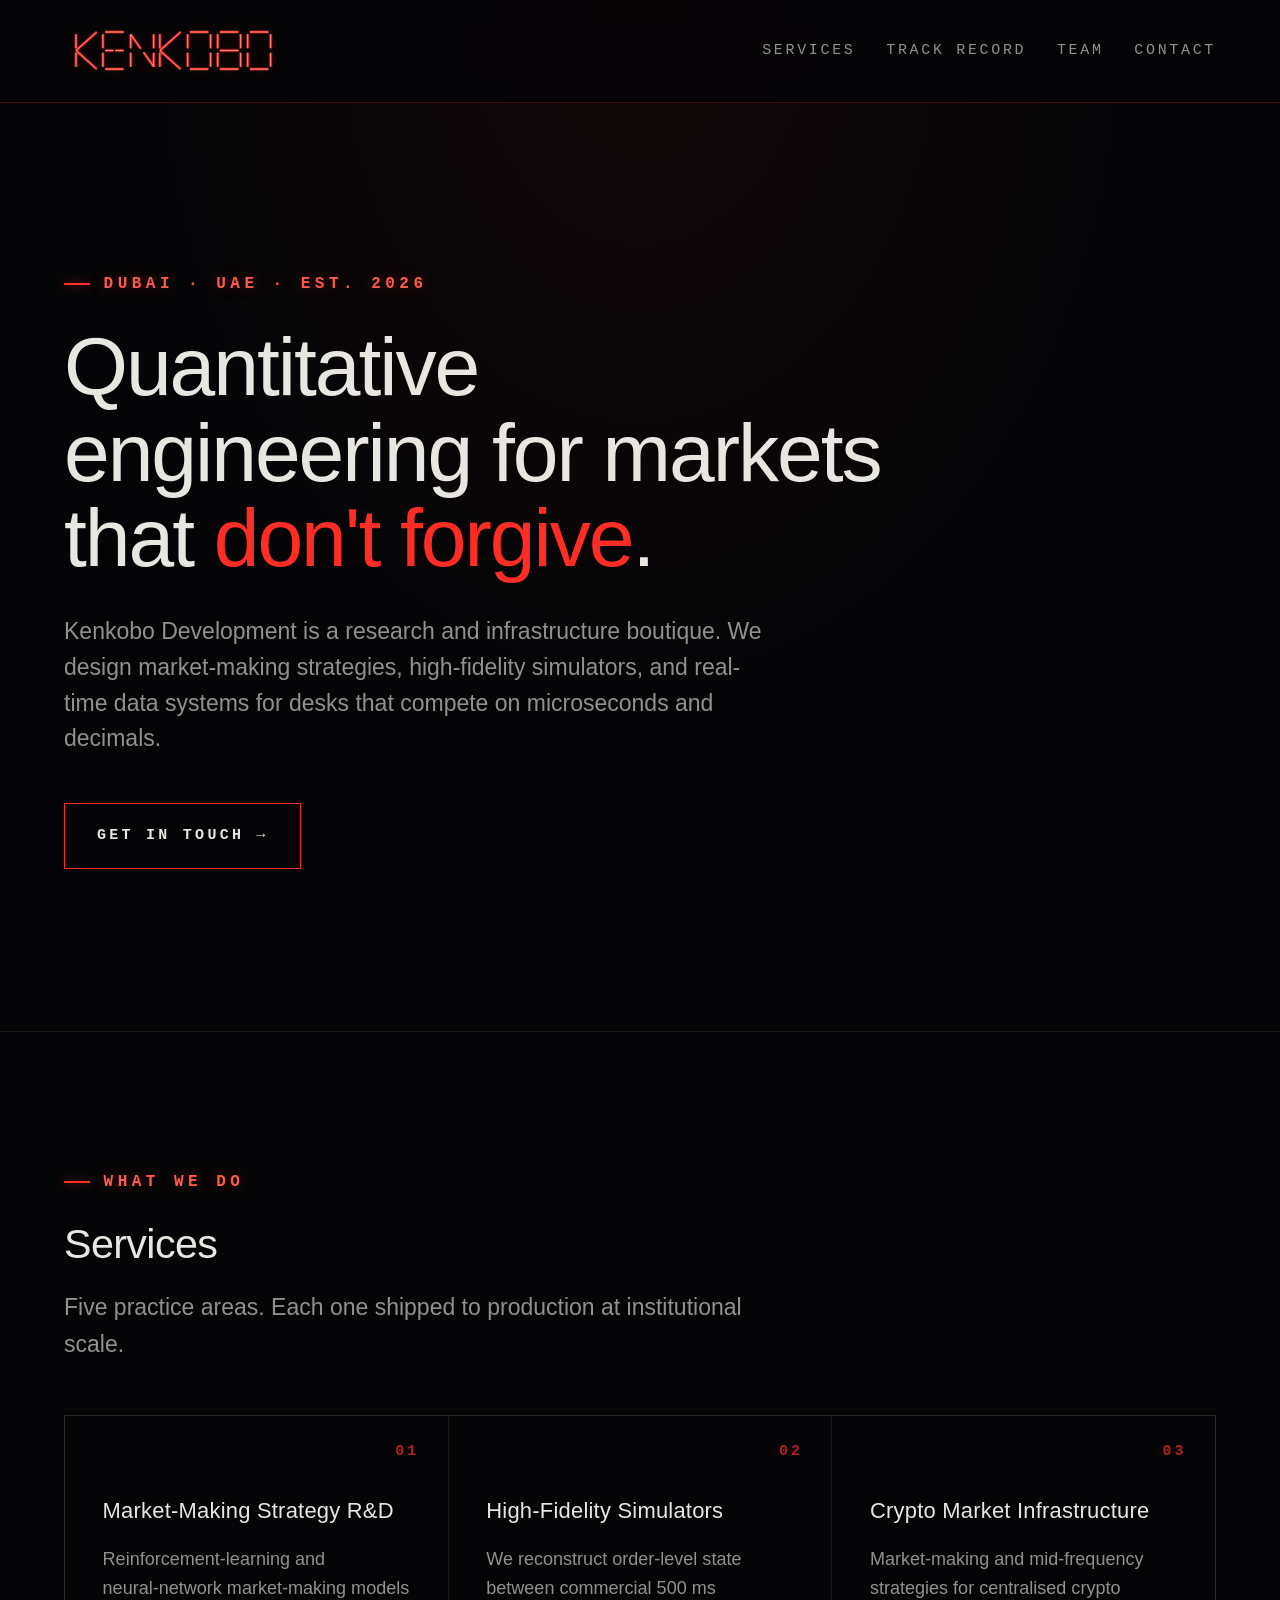
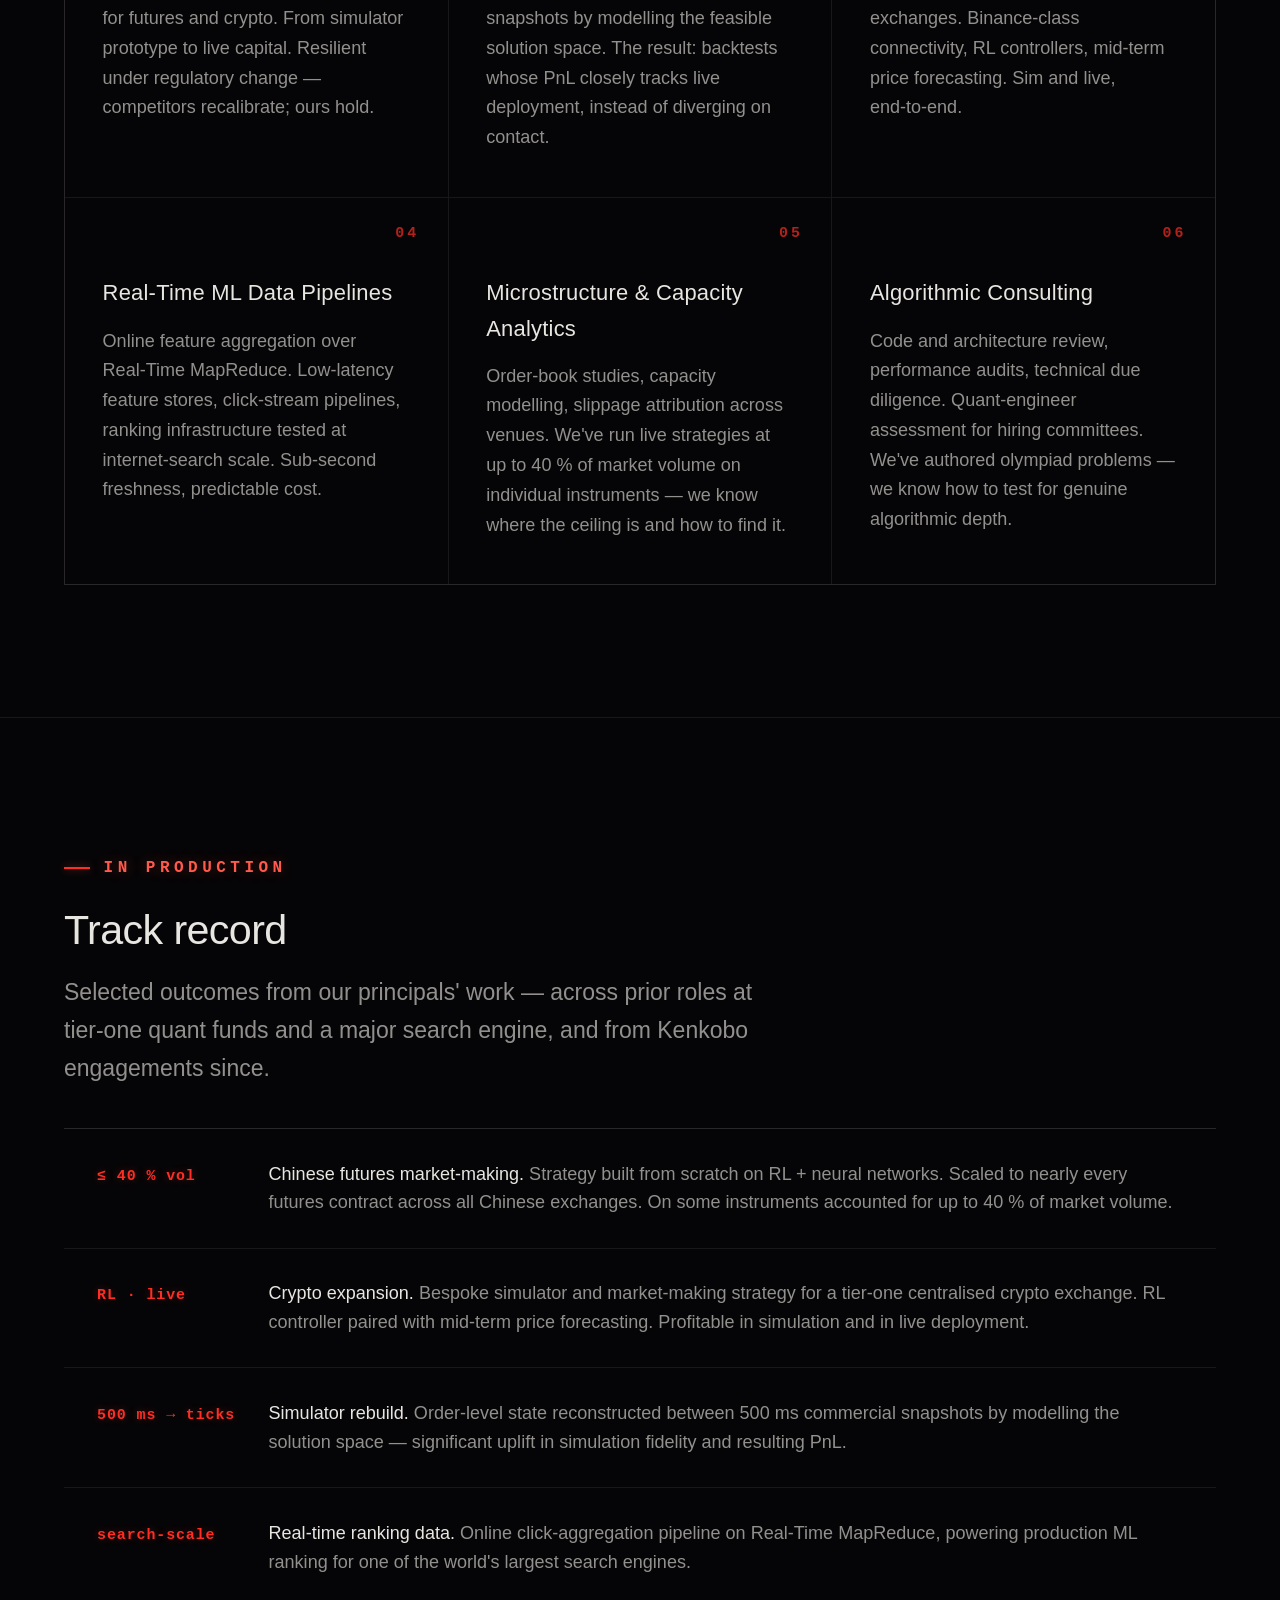
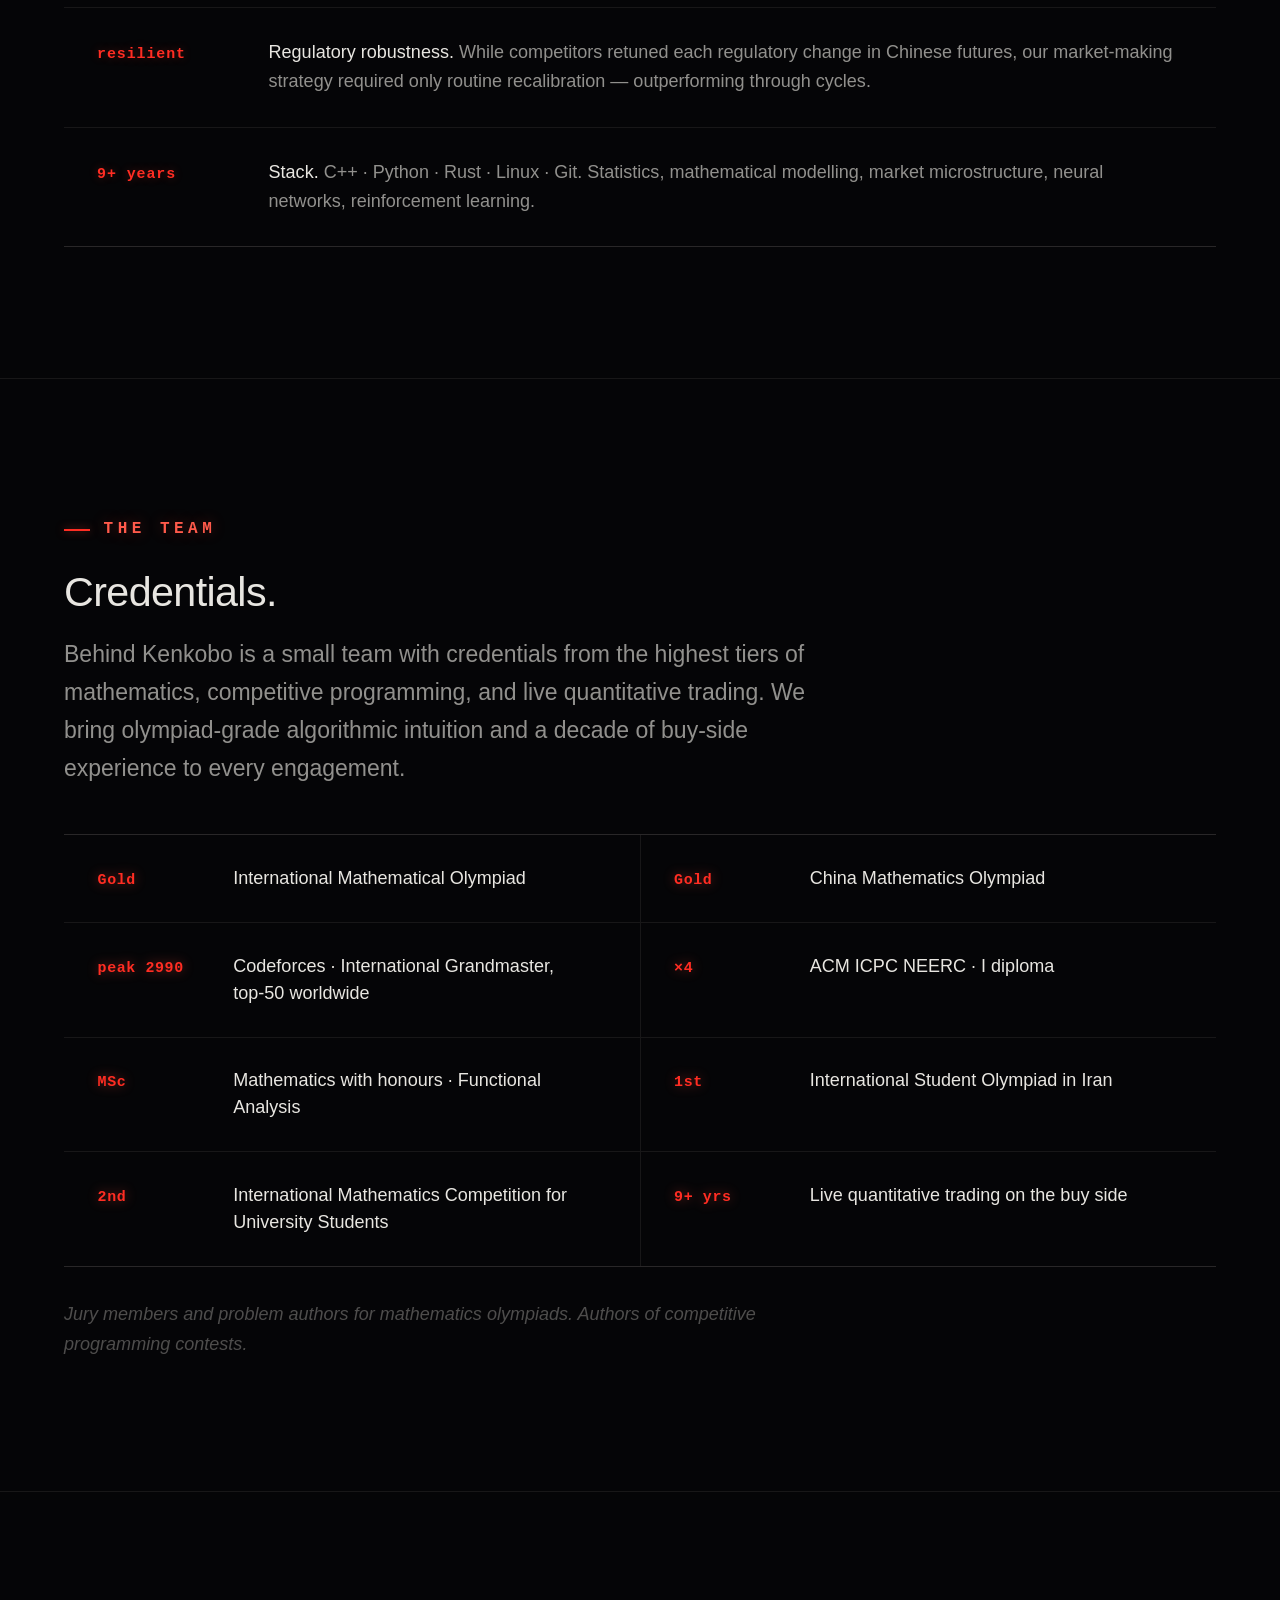
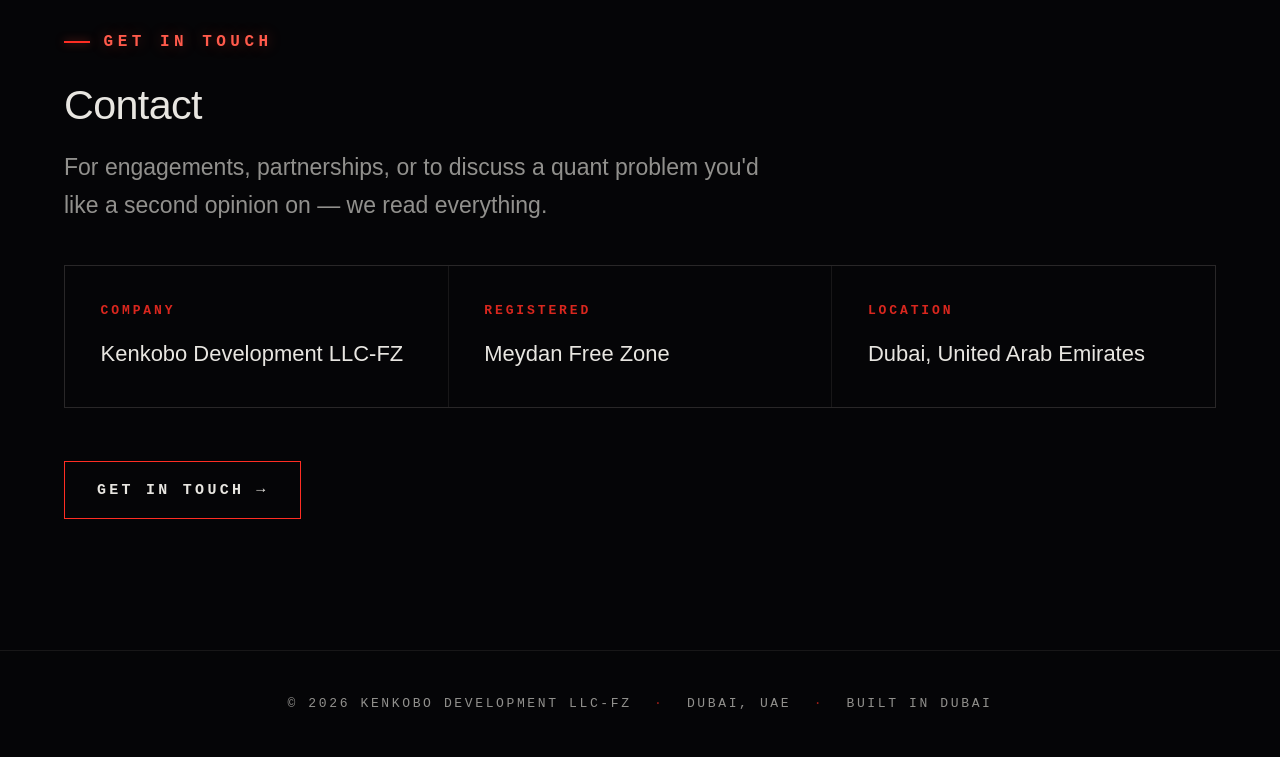
<file: web/main.html>
<!DOCTYPE html>
<html lang="en">
<head>
<meta charset="UTF-8">
<meta name="viewport" content="width=device-width, initial-scale=1.0">
<meta name="description" content="Kenkobo Development — Dubai-based quantitative research and infrastructure boutique. Market-making, simulators, real-time ML.">
<title>Kenkobo Development — Quantitative engineering for markets that don't forgive.</title>
<link rel="stylesheet" href="assets/css/site.css">
</head>
<body>

<header class="site-header">
  <div class="inner">
    <a class="brand" href="index.html" aria-label="Kenkobo — replay intro">
      <canvas id="brand-canvas" aria-hidden="true"></canvas>
      <span class="visually-hidden" style="position:absolute;left:-9999px">Kenkobo</span>
    </a>
    <nav class="nav">
      <a href="#services">Services</a>
      <a href="#track-record">Track Record</a>
      <a href="#team">Team</a>
      <a href="#contact">Contact</a>
    </nav>
  </div>
</header>

<main>

  <section class="hero">
    <p class="eyebrow">Dubai · UAE · est. 2026</p>
    <h1>Quantitative engineering for markets that <span class="accent">don't forgive</span>.</h1>
    <p class="lede">Kenkobo Development is a research and infrastructure boutique. We design market-making strategies, high-fidelity simulators, and real-time data systems for desks that compete on microseconds and decimals.</p>
    <a class="cta" href="#contact" data-open="contact">Get in touch <span class="arrow">→</span></a>
  </section>

  <section id="services">
    <p class="eyebrow">What we do</p>
    <h2>Services</h2>
    <p style="max-width: 56ch;">Five practice areas. Each one shipped to production at institutional scale.</p>
    <div class="services-grid">
      <article data-tag="01">
        <h3>Market‑Making Strategy R&amp;D</h3>
        <p>Reinforcement‑learning and neural‑network market‑making models for futures and crypto. From simulator prototype to live capital. Resilient under regulatory change — competitors recalibrate; ours hold.</p>
      </article>
      <article data-tag="02">
        <h3>High‑Fidelity Simulators</h3>
        <p>We reconstruct order‑level state between commercial 500&nbsp;ms snapshots by modelling the feasible solution space. The result: backtests whose PnL closely tracks live deployment, instead of diverging on contact.</p>
      </article>
      <article data-tag="03">
        <h3>Crypto Market Infrastructure</h3>
        <p>Market‑making and mid‑frequency strategies for centralised crypto exchanges. Binance‑class connectivity, RL controllers, mid‑term price forecasting. Sim and live, end‑to‑end.</p>
      </article>
      <article data-tag="04">
        <h3>Real‑Time ML Data Pipelines</h3>
        <p>Online feature aggregation over Real‑Time MapReduce. Low‑latency feature stores, click‑stream pipelines, ranking infrastructure tested at internet‑search scale. Sub‑second freshness, predictable cost.</p>
      </article>
      <article data-tag="05">
        <h3>Microstructure &amp; Capacity Analytics</h3>
        <p>Order‑book studies, capacity modelling, slippage attribution across venues. We've run live strategies at up to 40 % of market volume on individual instruments — we know where the ceiling is and how to find it.</p>
      </article>
      <article data-tag="06">
        <h3>Algorithmic Consulting</h3>
        <p>Code and architecture review, performance audits, technical due diligence. Quant‑engineer assessment for hiring committees. We've authored olympiad problems — we know how to test for genuine algorithmic depth.</p>
      </article>
    </div>
  </section>

  <section id="track-record">
    <p class="eyebrow">In production</p>
    <h2>Track record</h2>
    <p style="max-width: 56ch;">Selected outcomes from our principals' work — across prior roles at tier‑one quant funds and a major search engine, and from Kenkobo engagements since.</p>
    <ul class="track">
      <li>
        <span class="metric">≤ 40 % vol</span>
        <span><strong>Chinese futures market‑making.</strong> Strategy built from scratch on RL + neural networks. Scaled to nearly every futures contract across all Chinese exchanges. On some instruments accounted for up to 40 % of market volume.</span>
      </li>
      <li>
        <span class="metric">RL · live</span>
        <span><strong>Crypto expansion.</strong> Bespoke simulator and market‑making strategy for a tier‑one centralised crypto exchange. RL controller paired with mid‑term price forecasting. Profitable in simulation and in live deployment.</span>
      </li>
      <li>
        <span class="metric">500 ms → ticks</span>
        <span><strong>Simulator rebuild.</strong> Order‑level state reconstructed between 500&nbsp;ms commercial snapshots by modelling the solution space — significant uplift in simulation fidelity and resulting PnL.</span>
      </li>
      <li>
        <span class="metric">search-scale</span>
        <span><strong>Real‑time ranking data.</strong> Online click‑aggregation pipeline on Real‑Time MapReduce, powering production ML ranking for one of the world's largest search engines.</span>
      </li>
      <li>
        <span class="metric">resilient</span>
        <span><strong>Regulatory robustness.</strong> While competitors retuned each regulatory change in Chinese futures, our market‑making strategy required only routine recalibration — outperforming through cycles.</span>
      </li>
      <li>
        <span class="metric">9+ years</span>
        <span><strong>Stack.</strong> C++ · Python · Rust · Linux · Git. Statistics, mathematical modelling, market microstructure, neural networks, reinforcement learning.</span>
      </li>
    </ul>
  </section>

  <section id="team">
    <p class="eyebrow">The team</p>
    <h2>Credentials.</h2>
    <p style="max-width: 62ch;">Behind Kenkobo is a small team with credentials from the highest tiers of mathematics, competitive programming, and live quantitative trading. We bring olympiad‑grade algorithmic intuition and a decade of buy‑side experience to every engagement.</p>

    <ul class="creds-list">
      <li>
        <span class="badge">Gold</span>
        <span>International Mathematical Olympiad</span>
      </li>
      <li>
        <span class="badge">Gold</span>
        <span>China Mathematics Olympiad</span>
      </li>
      <li>
        <span class="badge">peak&nbsp;2990</span>
        <span>Codeforces · International Grandmaster, top‑50 worldwide</span>
      </li>
      <li>
        <span class="badge">×4</span>
        <span>ACM ICPC NEERC · I diploma</span>
      </li>
      <li>
        <span class="badge">MSc</span>
        <span>Mathematics with honours · Functional Analysis</span>
      </li>
      <li>
        <span class="badge">1st</span>
        <span>International Student Olympiad in Iran</span>
      </li>
      <li>
        <span class="badge">2nd</span>
        <span>International Mathematics Competition for University Students</span>
      </li>
      <li>
        <span class="badge">9+&nbsp;yrs</span>
        <span>Live quantitative trading on the buy side</span>
      </li>
    </ul>

    <p class="community">Jury members and problem authors for mathematics olympiads. Authors of competitive programming contests.</p>
  </section>

  <section id="contact">
    <p class="eyebrow">Get in touch</p>
    <h2>Contact</h2>
    <p style="max-width: 56ch;">For engagements, partnerships, or to discuss a quant problem you'd like a second opinion on — we read everything.</p>
    <div class="contact-grid">
      <div class="cell">
        <div class="label">Company</div>
        <div class="value">Kenkobo Development LLC‑FZ</div>
      </div>
      <div class="cell">
        <div class="label">Registered</div>
        <div class="value">Meydan Free Zone</div>
      </div>
      <div class="cell">
        <div class="label">Location</div>
        <div class="value">Dubai, United Arab Emirates</div>
      </div>
    </div>
    <div class="contact-cta">
      <button type="button" class="cta" data-open="contact">Get in touch <span class="arrow">→</span></button>
    </div>
  </section>

</main>

<dialog id="contact-dialog" class="dialog" aria-labelledby="dialog-title">
  <button class="dialog-close" type="button" data-close aria-label="Close">×</button>

  <div class="dialog-content">
    <p class="dialog-eyebrow">Start a conversation</p>
    <h3 id="dialog-title">Get in touch</h3>
    <p class="dialog-lede">Tell us a little about what you're working on. We typically respond within two business days.</p>

    <form id="contact-form" novalidate>
      <label>
        <span class="field-label">Name</span>
        <input type="text" name="name" required autocomplete="name" placeholder="Your name">
      </label>
      <label>
        <span class="field-label">Email</span>
        <input type="email" name="email" required autocomplete="email" placeholder="you@company.com">
      </label>
      <label>
        <span class="field-label">Company <em>(optional)</em></span>
        <input type="text" name="company" autocomplete="organization" placeholder="Where do you work?">
      </label>
      <label>
        <span class="field-label">What can we help with?</span>
        <textarea name="message" rows="4" required placeholder="A few sentences is plenty."></textarea>
      </label>
      <button type="submit" class="cta">Send <span class="arrow">→</span></button>
    </form>
  </div>

  <div class="dialog-success" hidden>
    <div class="check" aria-hidden="true">✓</div>
    <h3>Thank you</h3>
    <p class="dialog-lede">Your message is in our inbox. We'll be in touch within two business days.</p>
    <button type="button" class="cta" data-close>Close</button>
  </div>
</dialog>

<footer class="site-footer">
  © 2026 Kenkobo Development LLC‑FZ <span class="sep">·</span> Dubai, UAE <span class="sep">·</span> Built in Dubai
</footer>

<script src="assets/js/wordmark.js"></script>
<script src="assets/js/site.js"></script>
</body>
</html>
</file>
<file: web/assets/css/site.css>
/* Kenkobo Development — site styles */

:root {
  --bg:          #050507;
  --bg-elev:     #0b0a10;
  --ink:         #e8e6e1;
  --ink-dim:     rgba(232, 230, 225, 0.62);
  --ink-faint:   rgba(232, 230, 225, 0.32);
  --accent:      rgb(255, 45, 35);
  --accent-soft: rgba(255, 50, 40, 0.25);
  --accent-glow: rgba(255, 70, 50, 0.55);
  --grid:        rgba(0, 0, 0, 0.04);
  --line:        rgba(232, 230, 225, 0.08);

  --font-mono: 'Courier New', ui-monospace, SFMono-Regular, Menlo, monospace;
  --font-body: ui-sans-serif, -apple-system, BlinkMacSystemFont, 'Inter', 'Helvetica Neue', Arial, sans-serif;

  --max:  1480px;
  --pad:  clamp(20px, 5vw, 96px);

  /* Fluid type scale — clamp(min, viewport-relative, max).
     Tuned so 1280px viewport sits ~mid-range; 1920px hits caps. */
  --fs-eyebrow:  clamp(13px, 0.95vw + 4px, 16px);
  --fs-body:     clamp(15px, 0.55vw + 11px, 19px);
  --fs-lede:     clamp(17px, 0.95vw + 11px, 23px);
  --fs-h3:       clamp(19px, 0.7vw + 13px, 24px);
  --fs-h2:       clamp(30px, 2.6vw + 8px, 56px);
  --fs-h1:       clamp(42px, 5.8vw + 8px, 96px);
  --fs-mono-sm:  clamp(11px, 0.55vw + 6px, 14px);
  --fs-mono-md:  clamp(13px, 0.7vw + 6px, 16px);
}

* { margin: 0; padding: 0; box-sizing: border-box; }
html { scroll-behavior: smooth; }
body {
  background: var(--bg);
  color: var(--ink);
  font-family: var(--font-body);
  font-size: var(--fs-body);
  line-height: 1.6;
  font-feature-settings: "ss01", "cv11";
  -webkit-font-smoothing: antialiased;
  -moz-osx-font-smoothing: grayscale;
  min-height: 100vh;
  opacity: 0;
  transition: opacity 0.6s ease-out;
  background-image:
    radial-gradient(ellipse at top, rgba(255, 50, 40, 0.055), transparent 55%),
    repeating-linear-gradient(0deg, var(--grid) 0 1px, transparent 1px 3px);
  background-attachment: fixed;
}
body.loaded { opacity: 1; }

a { color: var(--ink); text-decoration: none; transition: color 0.2s; }
a:hover { color: var(--accent); }

/* ───────────────────────── header ───────────────────────── */

.site-header {
  position: sticky;
  top: 0;
  z-index: 50;
  background: rgba(5, 5, 7, 0.78);
  backdrop-filter: blur(12px);
  -webkit-backdrop-filter: blur(12px);
  border-bottom: 1px solid var(--accent-soft);
}
.site-header .inner {
  max-width: var(--max);
  margin: 0 auto;
  padding: clamp(14px, 1.1vw + 6px, 22px) var(--pad);
  display: flex;
  align-items: center;
  justify-content: space-between;
  gap: clamp(20px, 2vw, 36px);
}
.brand {
  display: inline-flex;
  align-items: center;
  line-height: 0;
  position: relative;
}
.brand canvas { display: block; }
.brand:hover canvas { filter: drop-shadow(0 0 6px var(--accent-glow)); }

.nav {
  display: flex;
  gap: clamp(16px, 2.4vw, 38px);
  font-family: var(--font-mono);
  font-size: var(--fs-mono-md);
  font-weight: 500;
  letter-spacing: 0.18em;
  text-transform: uppercase;
}
.nav a {
  color: var(--ink-dim);
  padding: 8px 0;
  border-bottom: 1px solid transparent;
}
.nav a:hover { color: var(--ink); border-bottom-color: var(--accent); }

@media (max-width: 640px) {
  .nav { letter-spacing: 0.1em; gap: 14px; }
  .nav a:nth-child(2), .nav a:nth-child(3) { display: none; } /* keep Services + Contact */
}

/* ───────────────────────── section scaffolding ───────────────────────── */

section {
  max-width: var(--max);
  margin: 0 auto;
  padding: clamp(64px, 9vw + 16px, 144px) var(--pad);
  position: relative;
}
section + section { border-top: 1px solid var(--line); }

.eyebrow {
  font-family: var(--font-mono);
  font-size: var(--fs-eyebrow);
  font-weight: 600;
  letter-spacing: 0.28em;
  text-transform: uppercase;
  color: rgb(255, 90, 75);
  text-shadow: 0 0 14px rgba(255, 70, 50, 0.35);
  margin-bottom: clamp(18px, 1.5vw + 8px, 30px);
  display: inline-flex;
  align-items: center;
  gap: 14px;
}
.eyebrow::before {
  content: '';
  width: clamp(22px, 2vw, 36px);
  height: 2px;
  background: var(--accent);
  box-shadow: 0 0 8px var(--accent-glow);
}

h2 {
  font-size: var(--fs-h2);
  font-weight: 500;
  letter-spacing: -0.015em;
  margin-bottom: clamp(14px, 1vw + 8px, 22px);
  line-height: 1.1;
}

h3 {
  font-size: var(--fs-h3);
  font-weight: 500;
  letter-spacing: 0.01em;
  margin-bottom: 14px;
  color: var(--ink);
}

p { color: var(--ink-dim); font-size: var(--fs-body); line-height: 1.65; }
section > p { max-width: 60ch; font-size: var(--fs-lede); }

/* ───────────────────────── hero ───────────────────────── */

.hero {
  padding-top: clamp(80px, 12vw + 8px, 200px);
  padding-bottom: clamp(80px, 12vw + 8px, 180px);
  max-width: var(--max);
}
.hero h1 {
  font-size: var(--fs-h1);
  line-height: 1.04;
  font-weight: 500;
  letter-spacing: -0.025em;
  max-width: 18ch;
  margin-bottom: clamp(22px, 2vw + 8px, 40px);
  color: var(--ink);
}
.hero h1 .accent { color: var(--accent); }
.hero .lede {
  font-size: var(--fs-lede);
  color: var(--ink-dim);
  max-width: 56ch;
  margin-bottom: clamp(32px, 3vw + 8px, 56px);
  line-height: 1.55;
}
.cta {
  display: inline-flex;
  align-items: center;
  gap: 12px;
  padding: clamp(14px, 1vw + 8px, 20px) clamp(22px, 1.6vw + 12px, 32px);
  background: transparent;
  color: var(--ink);
  border: 1px solid var(--accent);
  font-family: var(--font-mono);
  font-size: var(--fs-mono-md);
  font-weight: 600;
  letter-spacing: 0.22em;
  text-transform: uppercase;
  transition: background 0.25s, color 0.25s, box-shadow 0.25s;
}
.cta:hover {
  background: var(--accent);
  color: var(--bg);
  box-shadow: 0 0 24px var(--accent-glow);
}
.cta .arrow { transition: transform 0.25s; }
.cta:hover .arrow { transform: translateX(4px); }

/* ───────────────────────── services ───────────────────────── */

.services-grid {
  display: grid;
  grid-template-columns: 1fr;
  gap: 1px;
  background: var(--line);
  border: 1px solid var(--line);
  margin-top: clamp(32px, 3vw + 12px, 64px);
}
@media (min-width: 720px) {
  .services-grid { grid-template-columns: repeat(2, 1fr); }
}
@media (min-width: 980px) {
  .services-grid { grid-template-columns: repeat(3, 1fr); }
}
.services-grid article {
  background: var(--bg);
  padding: clamp(28px, 2.5vw + 12px, 52px) clamp(24px, 2vw + 12px, 44px);
  transition: background 0.25s;
  position: relative;
}
.services-grid article:hover { background: var(--bg-elev); }
.services-grid article::before {
  content: attr(data-tag);
  position: absolute;
  top: clamp(18px, 1.4vw + 6px, 28px);
  right: clamp(22px, 1.6vw + 8px, 34px);
  font-family: var(--font-mono);
  font-size: var(--fs-mono-md);
  font-weight: 600;
  letter-spacing: 0.2em;
  color: var(--accent);
  opacity: 0.7;
}
.services-grid article h3 {
  margin-top: clamp(22px, 2vw + 8px, 40px);
  margin-bottom: 16px;
}
.services-grid article p { font-size: var(--fs-body); line-height: 1.65; }

/* ───────────────────────── track record ───────────────────────── */

.track {
  list-style: none;
  margin-top: clamp(28px, 2.5vw + 8px, 56px);
  display: grid;
  gap: 1px;
  background: var(--line);
  border-top: 1px solid var(--line);
  border-bottom: 1px solid var(--line);
}
.track li {
  background: var(--bg);
  padding: clamp(20px, 1.6vw + 10px, 36px) clamp(22px, 1.8vw + 10px, 40px);
  display: grid;
  grid-template-columns: clamp(120px, 11vw, 180px) 1fr;
  gap: clamp(24px, 2.4vw, 48px);
  align-items: baseline;
  color: var(--ink-dim);
  font-size: var(--fs-body);
  line-height: 1.6;
}
.track .metric {
  font-family: var(--font-mono);
  color: var(--accent);
  font-size: var(--fs-mono-md);
  font-weight: 600;
  letter-spacing: 0.06em;
  font-variant-numeric: tabular-nums;
  text-shadow: 0 0 10px rgba(255, 70, 50, 0.3);
}
.track li strong { color: var(--ink); font-weight: 500; }
@media (max-width: 640px) {
  .track li { grid-template-columns: 1fr; gap: 8px; }
}

/* ───────────────────────── leadership ───────────────────────── */

.creds-list {
  list-style: none;
  margin-top: clamp(32px, 3vw + 8px, 60px);
  display: grid;
  grid-template-columns: repeat(2, 1fr);
  gap: 1px;
  background: var(--line);
  border-top: 1px solid var(--line);
  border-bottom: 1px solid var(--line);
}
.creds-list li {
  background: var(--bg);
  padding: clamp(20px, 1.7vw + 8px, 36px) clamp(22px, 2vw + 8px, 40px);
  display: grid;
  grid-template-columns: clamp(100px, 9vw, 140px) 1fr;
  gap: clamp(16px, 1.6vw, 28px);
  align-items: baseline;
  color: var(--ink);
  font-size: var(--fs-body);
  line-height: 1.5;
}
.creds-list .badge {
  font-family: var(--font-mono);
  color: var(--accent);
  font-size: var(--fs-mono-md);
  font-weight: 600;
  letter-spacing: 0.04em;
  font-variant-numeric: tabular-nums;
  filter: drop-shadow(0 0 6px rgba(255, 70, 50, 0.45));
}
@media (max-width: 880px) {
  .creds-list { grid-template-columns: 1fr; }
}
@media (max-width: 540px) {
  .creds-list li { grid-template-columns: 1fr; gap: 6px; }
}

.community {
  margin-top: clamp(24px, 2vw + 8px, 40px);
  font-style: italic;
  color: var(--ink-faint);
  font-size: var(--fs-body);
  max-width: 70ch;
}

/* ───────────────────────── contact ───────────────────────── */

.contact-grid {
  margin-top: clamp(28px, 2.5vw + 8px, 52px);
  display: grid;
  grid-template-columns: repeat(auto-fit, minmax(min(240px, 100%), 1fr));
  gap: 1px;
  background: var(--line);
  border: 1px solid var(--line);
}
.contact-grid .cell {
  background: var(--bg);
  padding: clamp(22px, 2vw + 10px, 40px);
}
.contact-grid .label {
  font-family: var(--font-mono);
  font-size: var(--fs-mono-sm);
  font-weight: 600;
  letter-spacing: 0.22em;
  text-transform: uppercase;
  color: var(--accent);
  margin-bottom: clamp(10px, 0.8vw + 4px, 18px);
  opacity: 0.85;
}
.contact-grid .value {
  font-size: var(--fs-h3);
  color: var(--ink);
  word-break: break-word;
  font-weight: 500;
}
.contact-grid a.value { border-bottom: 1px solid transparent; transition: border-color 0.2s, color 0.2s; }
.contact-grid a.value:hover { color: var(--accent); border-bottom-color: var(--accent); }

.contact-cta {
  margin-top: clamp(36px, 3.5vw + 8px, 72px);
  display: flex;
  justify-content: flex-start;
}

/* ───────────────────────── footer ───────────────────────── */

.site-footer {
  border-top: 1px solid var(--line);
  padding: clamp(28px, 2.4vw + 12px, 56px) var(--pad);
  text-align: center;
  font-family: var(--font-mono);
  font-size: var(--fs-mono-sm);
  letter-spacing: 0.2em;
  text-transform: uppercase;
  color: var(--ink-dim);
}
.site-footer .sep { color: var(--accent); margin: 0 12px; opacity: 0.6; }

/* ───────────────────────── dialog (contact form) ───────────────────────── */

.dialog {
  background: var(--bg-elev);
  color: var(--ink);
  border: 1px solid var(--accent-soft);
  border-radius: 0;
  max-width: 560px;
  width: calc(100% - 32px);
  padding: 0;
  box-shadow: 0 30px 90px rgba(0, 0, 0, 0.7), 0 0 80px rgba(255, 70, 50, 0.08);
  position: fixed;
  inset: 0;
  margin: auto;
}
.dialog::backdrop {
  background: rgba(5, 5, 7, 0.86);
  backdrop-filter: blur(8px);
  -webkit-backdrop-filter: blur(8px);
}

.dialog-content,
.dialog-success {
  padding: 48px 52px;
  position: relative;
}

.dialog-close {
  position: absolute;
  top: 14px;
  right: 16px;
  background: transparent;
  color: var(--ink-dim);
  border: none;
  font: 400 28px/1 'Courier New', monospace;
  cursor: pointer;
  padding: 8px 12px;
  transition: color 0.2s;
  z-index: 1;
}
.dialog-close:hover { color: var(--accent); }

.dialog-eyebrow {
  font-family: var(--font-mono);
  font-size: 12px;
  font-weight: 600;
  letter-spacing: 0.26em;
  text-transform: uppercase;
  color: var(--accent);
  margin-bottom: 14px;
}
.dialog h3 {
  font-size: 28px;
  font-weight: 500;
  letter-spacing: -0.01em;
  margin-bottom: 14px;
  color: var(--ink);
  line-height: 1.15;
}
.dialog-lede {
  color: var(--ink-dim);
  font-size: 16px;
  line-height: 1.6;
  margin-bottom: 32px;
}

#contact-form {
  display: grid;
  gap: 22px;
}
#contact-form label {
  display: grid;
  gap: 8px;
}
#contact-form .field-label {
  font-family: var(--font-mono);
  font-size: 11px;
  font-weight: 600;
  letter-spacing: 0.22em;
  text-transform: uppercase;
  color: var(--accent);
  opacity: 0.85;
}
#contact-form .field-label em {
  text-transform: none;
  letter-spacing: 0.04em;
  font-style: italic;
  color: var(--ink-faint);
  font-weight: 400;
  margin-left: 6px;
}
#contact-form input,
#contact-form textarea {
  background: transparent;
  border: none;
  border-bottom: 1px solid var(--line);
  color: var(--ink);
  font-family: var(--font-body);
  font-size: 16px;
  letter-spacing: 0.005em;
  padding: 10px 0;
  outline: none;
  transition: border-color 0.2s;
  width: 100%;
  resize: vertical;
  min-height: 0;
}
#contact-form textarea { font-family: var(--font-body); line-height: 1.55; }
#contact-form input::placeholder,
#contact-form textarea::placeholder {
  color: var(--ink-faint);
  opacity: 1;
}
#contact-form input:focus,
#contact-form textarea:focus {
  border-bottom-color: var(--accent);
}
#contact-form button[type="submit"] {
  justify-self: start;
  margin-top: 8px;
  cursor: pointer;
  background: transparent;
  font-family: var(--font-mono);
}

.dialog-success {
  text-align: center;
  padding: 64px 52px;
}
.dialog-success .check {
  font-size: 64px;
  color: var(--accent);
  text-shadow: 0 0 28px var(--accent-glow);
  margin-bottom: 18px;
  line-height: 1;
}
.dialog-success .cta {
  margin: 8px auto 0;
  cursor: pointer;
  background: transparent;
}

@media (max-width: 540px) {
  .dialog-content { padding: 38px 28px; }
  .dialog-success { padding: 52px 28px; }
  .dialog h3 { font-size: 24px; }
}

/* ───────────────────────── reduced motion ───────────────────────── */

@media (prefers-reduced-motion: reduce) {
  * { animation: none !important; transition: none !important; }
  html { scroll-behavior: auto; }
  body { opacity: 1; }
}
</file>
